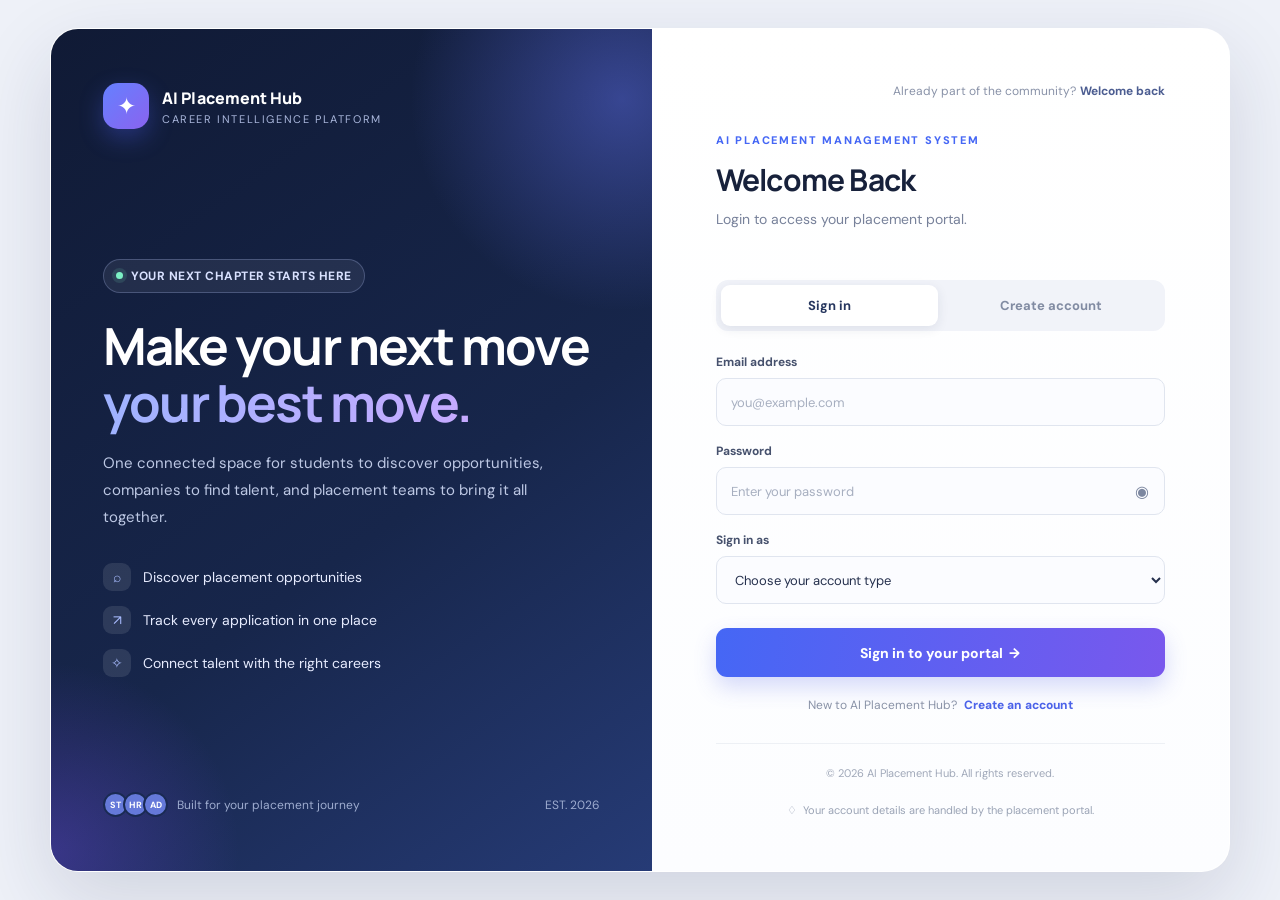
<file: index.html>
<!DOCTYPE html>
<html lang="en">
<head>
<meta charset="UTF-8">
<meta name="viewport" content="width=device-width, initial-scale=1.0">
<title>AI Placement Hub | Welcome</title>
<style>
@import url('https://fonts.googleapis.com/css2?family=DM+Sans:wght@400;500;600;700&family=Manrope:wght@400;500;600;700;800&display=swap');
:root{--navy:#101a35;--navy2:#17264b;--blue:#4567f5;--purple:#7958ed;--ink:#17213b;--muted:#77819a;--line:#e7eaf2;--surface:#f6f8fc}
*{box-sizing:border-box}
body{margin:0;min-height:100vh;padding:28px;background:#eef1f8;color:var(--ink);font-family:'DM Sans',Arial,sans-serif;display:grid;place-items:center}
button,input,select{font:inherit}
.page-shell{width:min(1180px,100%);min-height:700px;display:grid;grid-template-columns:1.02fr .98fr;background:#fff;border:1px solid rgba(255,255,255,.8);border-radius:28px;overflow:hidden;box-shadow:0 28px 80px rgba(25,38,75,.14)}
.hero{position:relative;overflow:hidden;padding:54px 52px;background:linear-gradient(145deg,#101a35 0%,#17264b 58%,#263b76 100%);color:white;display:flex;flex-direction:column;justify-content:space-between}
.hero:before,.hero:after{content:"";position:absolute;border-radius:50%;pointer-events:none}
.hero:before{width:440px;height:440px;right:-190px;top:-150px;background:radial-gradient(circle,rgba(104,120,255,.42),rgba(104,120,255,0) 68%)}
.hero:after{width:380px;height:380px;left:-190px;bottom:-170px;background:radial-gradient(circle,rgba(117,77,237,.34),rgba(117,77,237,0) 70%)}
.hero>*{position:relative;z-index:1}
.brand{display:flex;align-items:center;gap:13px}
.brand-mark{width:46px;height:46px;border-radius:15px;display:grid;place-items:center;background:linear-gradient(135deg,#6580ff,#8a63ef);font-size:23px;box-shadow:0 9px 24px rgba(80,100,255,.32)}
.brand-name{font-family:Manrope,sans-serif;font-size:16px;font-weight:800;letter-spacing:.1px}
.brand-sub{font-size:11px;color:#aab7dc;margin-top:3px;letter-spacing:1.6px;text-transform:uppercase}
.hero-copy{max-width:490px;margin:64px 0 50px}
.eyebrow{display:inline-flex;align-items:center;gap:8px;padding:8px 12px;border:1px solid rgba(185,198,255,.25);border-radius:999px;background:rgba(255,255,255,.07);color:#d9e1ff;font-size:12px;font-weight:700;letter-spacing:.5px}
.eyebrow-dot{width:7px;height:7px;border-radius:50%;background:#7cf0c4;box-shadow:0 0 0 4px rgba(124,240,196,.12)}
.hero h1{font-family:Manrope,sans-serif;font-size:clamp(36px,4vw,53px);line-height:1.12;letter-spacing:-1.8px;margin:24px 0 18px}
.hero h1 span{background:linear-gradient(90deg,#9fb3ff,#c6aaff);-webkit-background-clip:text;background-clip:text;color:transparent}
.hero-copy>p{max-width:440px;color:#bdc8e4;line-height:1.8;font-size:15px;margin:0}
.feature-list{display:grid;gap:15px;margin-top:32px}
.feature{display:flex;align-items:center;gap:12px;color:#e7ecff;font-size:14px}
.feature-icon{width:28px;height:28px;display:grid;place-items:center;border-radius:9px;background:rgba(255,255,255,.1);color:#a9bcff;font-size:14px}
.hero-footer{display:flex;align-items:center;justify-content:space-between;gap:15px;color:#9eaccf;font-size:12px}
.trust{display:flex;align-items:center;gap:9px}
.avatar-stack{display:flex;padding-left:5px}
.avatar-stack span{width:25px;height:25px;margin-left:-5px;border:2px solid #1a2a53;border-radius:50%;display:grid;place-items:center;background:#6579d9;color:white;font-size:9px;font-weight:700}
.auth-side{padding:54px clamp(28px,5vw,66px);display:flex;flex-direction:column;justify-content:center;background:linear-gradient(180deg,#fff 0%,#fcfdff 100%)}
.auth-top{display:flex;justify-content:flex-end;margin-bottom:34px;color:#8992a8;font-size:12px}
.auth-top strong{color:#4c5d91;margin-left:4px}
.form-header{margin-bottom:25px}
.form-kicker{color:var(--blue);font-size:11px;font-weight:800;letter-spacing:1.8px;text-transform:uppercase;margin-bottom:12px}
.form-header h2{font-family:Manrope,sans-serif;font-size:30px;letter-spacing:-.8px;margin:0 0 8px;color:var(--ink)}
.form-header p{color:var(--muted);font-size:14px;line-height:1.6;margin:0}
.tabs{display:grid;grid-template-columns:1fr 1fr;gap:5px;padding:5px;background:#f1f3f9;border-radius:12px;margin:25px 0 23px}
.tab-button{border:0;border-radius:9px;padding:12px;background:transparent;color:#818ba2;font-weight:700;font-size:13px;cursor:pointer;transition:.2s}
.tab-button.active{background:white;color:#26365e;box-shadow:0 3px 12px rgba(28,42,80,.09)}
.form{display:none}
.form.active{display:block;animation:fadeUp .25s ease}
@keyframes fadeUp{from{opacity:0;transform:translateY(6px)}to{opacity:1;transform:translateY(0)}}
.input-group{margin-bottom:17px}
.input-group label{display:block;font-size:12px;font-weight:700;color:#46516d;margin-bottom:8px}
.input-group input,.input-group select{width:100%;height:48px;padding:0 14px;border:1px solid #e0e5ef;border-radius:10px;background:#fbfcff;color:#25304d;outline:none;font-size:13px;transition:.2s}
.input-group input::placeholder{color:#a7afc0}
.input-group input:focus,.input-group select:focus{border-color:#8295ff;background:#fff;box-shadow:0 0 0 4px rgba(69,103,245,.09)}
.password-wrapper{position:relative}
.password-wrapper input{padding-right:48px}
.toggle-password{position:absolute;right:9px;top:50%;transform:translateY(-50%);border:0;background:transparent;color:#7c87a0;cursor:pointer;padding:7px;border-radius:7px}
.toggle-password:hover{background:#edf1ff}
.submit-button{width:100%;height:49px;margin-top:7px;border:0;border-radius:11px;background:linear-gradient(100deg,#4567f5,#7958ed);color:#fff;font-weight:800;font-size:14px;cursor:pointer;box-shadow:0 10px 22px rgba(79,94,231,.23);transition:transform .2s,box-shadow .2s}
.submit-button:hover{transform:translateY(-1px);box-shadow:0 13px 26px rgba(79,94,231,.3)}
.submit-button:disabled{opacity:.65;cursor:wait;transform:none}
.switch-text{text-align:center;color:#8992a7;font-size:12px;margin:20px 0 0}
.switch-text button{border:0;background:transparent;color:#4c63e9;font-weight:800;cursor:pointer;padding:0 0 0 4px}
.message{display:none;padding:11px 13px;border-radius:9px;font-size:12px;line-height:1.5;margin:0 0 15px}
.message.error{display:block;background:#fff0f0;color:#b42335;border:1px solid #ffd9dc}
.message.success{display:block;background:#edfbf4;color:#14794a;border:1px solid #c9f0dc}
.footer-text{border-top:1px solid #edf0f5;padding-top:22px;margin-top:30px;color:#a0a8b9;font-size:11px;text-align:center}
.security-note{display:flex;justify-content:center;gap:7px;align-items:center;color:#9aa3b5;font-size:11px;margin-top:12px}
@media(max-width:850px){body{padding:14px}.page-shell{grid-template-columns:1fr;max-width:600px}.hero{padding:30px 32px 26px;min-height:390px}.hero-copy{margin:45px 0 38px}.hero h1{font-size:39px}.auth-side{padding:38px 32px}.auth-top{margin-bottom:20px}}
@media(max-width:480px){body{padding:0;background:#fff}.page-shell{border:0;border-radius:0;min-height:100vh;box-shadow:none}.hero{padding:25px 23px;min-height:350px}.hero-copy{margin:35px 0}.hero h1{font-size:34px}.feature-list{gap:11px;margin-top:22px}.hero-footer{font-size:10px}.auth-side{padding:30px 23px}.form-header h2{font-size:27px}}
</style>
</head>
<body>
<div class="page-shell">
  <section class="hero">
    <div class="brand">
      <div class="brand-mark">✦</div>
      <div><div class="brand-name">AI Placement Hub</div><div class="brand-sub">Career intelligence platform</div></div>
    </div>
    <div class="hero-copy">
      <div class="eyebrow"><span class="eyebrow-dot"></span> YOUR NEXT CHAPTER STARTS HERE</div>
      <h1>Make your next move<br><span>your best move.</span></h1>
      <p>One connected space for students to discover opportunities, companies to find talent, and placement teams to bring it all together.</p>
      <div class="feature-list">
        <div class="feature"><span class="feature-icon">⌕</span> Discover placement opportunities</div>
        <div class="feature"><span class="feature-icon">↗</span> Track every application in one place</div>
        <div class="feature"><span class="feature-icon">✧</span> Connect talent with the right careers</div>
      </div>
    </div>
    <div class="hero-footer">
      <div class="trust"><div class="avatar-stack"><span>ST</span><span>HR</span><span>AD</span></div><span>Built for your placement journey</span></div>
      <span>EST. 2026</span>
    </div>
  </section>

  <section class="auth-side">
    <div class="auth-top">Already part of the community? <strong>Welcome back</strong></div>
    <div class="form-header">
      <div class="form-kicker">AI PLACEMENT MANAGEMENT SYSTEM</div>
      <h2 id="formTitle">Welcome Back</h2>
      <p id="formSubtitle">Login to access your placement portal.</p>
    </div>
    <div id="messageBox" class="message" role="status" aria-live="polite"></div>
    <div class="tabs">
      <button type="button" id="loginTab" class="tab-button active" onclick="showLoginForm()">Sign in</button>
      <button type="button" id="registerTab" class="tab-button" onclick="showRegisterForm()">Create account</button>
    </div>

    <form id="loginForm" class="form active">
      <div class="input-group">
        <label for="loginEmail">Email address</label>
        <input type="email" id="loginEmail" placeholder="you@example.com" autocomplete="username" required>
      </div>
      <div class="input-group">
        <label for="loginPassword">Password</label>
        <div class="password-wrapper">
          <input type="password" id="loginPassword" placeholder="Enter your password" autocomplete="current-password" required>
          <button type="button" class="toggle-password" aria-label="Show password" onclick="togglePassword('loginPassword', this)">◉</button>
        </div>
      </div>
      <div class="input-group">
        <label for="loginRole">Sign in as</label>
        <select id="loginRole" required>
          <option value="">Choose your account type</option>
          <option value="Student">Student</option>
          <option value="Company">Company / Recruiter</option>
          <option value="Admin">Administrator</option>
        </select>
      </div>
      <button type="submit" class="submit-button" id="loginButton">Sign in to your portal&nbsp; →</button>
      <p class="switch-text">New to AI Placement Hub? <button type="button" onclick="showRegisterForm()">Create an account</button></p>
    </form>

    <form id="registerForm" class="form">
      <div class="input-group">
        <label for="registerName">Full name / Company name</label>
        <input type="text" id="registerName" placeholder="Enter your name" autocomplete="name" required>
      </div>
      <div class="input-group">
        <label for="registerEmail">Email address</label>
        <input type="email" id="registerEmail" placeholder="you@example.com" autocomplete="email" required>
      </div>
      <div class="input-group">
        <label for="registerPassword">Create password</label>
        <div class="password-wrapper">
          <input type="password" id="registerPassword" placeholder="At least 6 characters" minlength="6" autocomplete="new-password" required>
          <button type="button" class="toggle-password" aria-label="Show password" onclick="togglePassword('registerPassword', this)">◉</button>
        </div>
      </div>
      <div class="input-group">
        <label for="registerRole">Create account as</label>
        <select id="registerRole" required>
          <option value="">Choose your account type</option>
          <option value="Student">Student</option>
          <option value="Company">Company / Recruiter</option>
        </select>
      </div>
      <button type="submit" class="submit-button" id="registerButton">Create your account&nbsp; →</button>
      <p class="switch-text">Already have an account? <button type="button" onclick="showLoginForm()">Sign in</button></p>
    </form>
    <p class="footer-text">© 2026 AI Placement Hub. All rights reserved.</p>
    <div class="security-note">♢ &nbsp;Your account details are handled by the placement portal.</div>
  </section>
</div>
    <script>

        /* =====================================================
           BACKEND URL
        ===================================================== */

        const API_URL = "http://127.0.0.1:5000";


        /* =====================================================
           ELEMENTS
        ===================================================== */

        const loginForm =
            document.getElementById("loginForm");

        const registerForm =
            document.getElementById("registerForm");

        const loginTab =
            document.getElementById("loginTab");

        const registerTab =
            document.getElementById("registerTab");

        const formTitle =
            document.getElementById("formTitle");

        const formSubtitle =
            document.getElementById("formSubtitle");

        const messageBox =
            document.getElementById("messageBox");


        /* =====================================================
           SHOW LOGIN FORM
        ===================================================== */

        function showLoginForm() {

            loginForm.classList.add("active");

            registerForm.classList.remove("active");

            loginTab.classList.add("active");

            registerTab.classList.remove("active");

            formTitle.textContent =
                "Welcome Back";

            formSubtitle.textContent =
                "Login to access your placement portal";

            clearMessage();
        }


        /* =====================================================
           SHOW REGISTER FORM
        ===================================================== */

        function showRegisterForm() {

            registerForm.classList.add("active");

            loginForm.classList.remove("active");

            registerTab.classList.add("active");

            loginTab.classList.remove("active");

            formTitle.textContent =
                "Create Account";

            formSubtitle.textContent =
                "Register to join the placement platform";

            clearMessage();
        }


        /* =====================================================
           SHOW MESSAGE
        ===================================================== */

        function showMessage(message, type) {

            messageBox.textContent = message;

            messageBox.className =
                "message " + type;
        }


        /* =====================================================
           CLEAR MESSAGE
        ===================================================== */

        function clearMessage() {

            messageBox.textContent = "";

            messageBox.className = "message";
        }


        /* =====================================================
           TOGGLE PASSWORD
        ===================================================== */

        function togglePassword(inputId, button) {

            const input =
                document.getElementById(inputId);

            if (input.type === "password") {

                input.type = "text";

                button.textContent = "🙈";

            } else {

                input.type = "password";

                button.textContent = "👁";
            }
        }


        /* =====================================================
           LOGIN
        ===================================================== */

        loginForm.addEventListener(
            "submit",
            async function(event) {

                event.preventDefault();

                const email =
                    document
                    .getElementById("loginEmail")
                    .value
                    .trim();

                const password =
                    document
                    .getElementById("loginPassword")
                    .value;

                const role =
                    document
                    .getElementById("loginRole")
                    .value;

                const loginButton =
                    document.getElementById("loginButton");


                /* Check fields */

                if (!email || !password || !role) {

                    showMessage(
                        "Please fill in all login fields.",
                        "error"
                    );

                    return;
                }


                /* Disable button */

                loginButton.disabled = true;

                loginButton.textContent =
                    "Logging in...";

                clearMessage();


                try {

                    /* =========================================
                       SEND LOGIN REQUEST TO FLASK
                    ========================================= */

                    const response =
                        await fetch(
                            `${API_URL}/login`,
                            {
                                method: "POST",

                                headers: {
                                    "Content-Type":
                                        "application/json"
                                },

                                body: JSON.stringify({
                                    email: email,
                                    password: password,
                                    role: role
                                })
                            }
                        );


                    /* =========================================
                       READ BACKEND RESPONSE
                    ========================================= */

                    const data =
                        await response.json();


                    /* =========================================
                       LOGIN FAILED
                    ========================================= */

                    if (!response.ok) {

                        showMessage(
                            data.message ||
                            "Invalid email, password, or role.",
                            "error"
                        );

                        loginButton.disabled = false;

                        loginButton.textContent =
                            "Login to Portal";

                        return;
                    }


                    /* =========================================
                       IMPORTANT FIX
                       
                       Your Flask backend may return:
                       
                       OPTION 1:
                       {
                           id: 1,
                           name: "...",
                           email: "...",
                           role: "student"
                       }
                       
                       OR
                       
                       OPTION 2:
                       {
                           user: {
                               id: 1,
                               ...
                           }
                       }

                       This handles BOTH.
                    ========================================= */

                    const user =
                        data.user || data;


                    /* =========================================
                       MAKE SURE USER DATA EXISTS
                    ========================================= */

                    if (!user || !user.id) {

                        console.error(
                            "Invalid login response:",
                            data
                        );

                        throw new Error(
                            "Login succeeded, but user information was not returned."
                        );
                    }


                    /* =========================================
                       NORMALIZE ROLE
                    ========================================= */

                    if (user.role) {

                        user.role =
                            String(user.role)
                            .toLowerCase();
                    }


                    /* =========================================
                       SAVE USER IN LOCAL STORAGE
                       
                       dashboard.html reads this.
                    ========================================= */

                    localStorage.setItem(
                        "currentUser",
                        JSON.stringify(user)
                    );


                    /* =========================================
                       ALSO SAVE USER ID
                    ========================================= */

                    localStorage.setItem(
                        "userId",
                        String(user.id)
                    );


                    /* =========================================
                       VERIFY STORAGE
                    ========================================= */

                    const savedUser =
                        localStorage.getItem(
                            "currentUser"
                        );

                    console.log(
                        "Logged-in user saved:",
                        savedUser
                    );


                    /* =========================================
                       SUCCESS MESSAGE
                    ========================================= */

                    showMessage(
                        "Login successful! Opening your portal...",
                        "success"
                    );


                    /* =========================================
                       REDIRECT
                    ========================================= */

                    setTimeout(
                        function() {

                            if (
                                user.role === "student" ||
                                role === "Student"
                            ) {

                                window.location.href =
                                    "dashboard.html";

                            }

                            else if (
                                user.role === "company" ||
                                role === "Company"
                            ) {

                                window.location.href =
                                    "company.html";

                            }

                            else if (
                                user.role === "admin" ||
                                role === "Admin"
                            ) {

                                window.location.href =
                                    "admin.html";

                            }

                            else {

                                window.location.href =
                                    "dashboard.html";
                            }

                        },
                        700
                    );


                } catch (error) {

                    console.error(
                        "Login error:",
                        error
                    );


                    /* If backend returned a successful
                       response but user was missing */

                    if (
                        error.message.includes(
                            "user information"
                        )
                    ) {

                        showMessage(
                            error.message,
                            "error"
                        );

                    }

                    else {

                        showMessage(
                            "Cannot connect to the backend. Please make sure Flask is running.",
                            "error"
                        );
                    }


                    loginButton.disabled = false;

                    loginButton.textContent =
                        "Login to Portal";
                }

            }
        );


        /* =====================================================
           REGISTRATION
        ===================================================== */

        registerForm.addEventListener(
            "submit",
            async function(event) {

                event.preventDefault();


                const name =
                    document
                    .getElementById("registerName")
                    .value
                    .trim();

                const email =
                    document
                    .getElementById("registerEmail")
                    .value
                    .trim();

                const password =
                    document
                    .getElementById("registerPassword")
                    .value;

                const role =
                    document
                    .getElementById("registerRole")
                    .value;

                const registerButton =
                    document.getElementById(
                        "registerButton"
                    );


                /* Check fields */

                if (
                    !name ||
                    !email ||
                    !password ||
                    !role
                ) {

                    showMessage(
                        "Please fill in all registration fields.",
                        "error"
                    );

                    return;
                }


                /* Password validation */

                if (password.length < 6) {

                    showMessage(
                        "Password must contain at least 6 characters.",
                        "error"
                    );

                    return;
                }


                registerButton.disabled = true;

                registerButton.textContent =
                    "Creating account...";

                clearMessage();


                try {

                    /* =========================================
                       SEND REGISTRATION REQUEST
                    ========================================= */

                    const response =
                        await fetch(
                            `${API_URL}/register`,
                            {
                                method: "POST",

                                headers: {
                                    "Content-Type":
                                        "application/json"
                                },

                                body: JSON.stringify({
                                    name: name,
                                    email: email,
                                    password: password,
                                    role: role
                                })
                            }
                        );


                    const data =
                        await response.json();


                    /* =========================================
                       REGISTRATION FAILED
                    ========================================= */

                    if (!response.ok) {

                        showMessage(
                            data.message ||
                            "Registration failed.",
                            "error"
                        );

                        registerButton.disabled = false;

                        registerButton.textContent =
                            "Create Account";

                        return;
                    }


                    /* =========================================
                       REGISTRATION SUCCESS
                    ========================================= */

                    showMessage(
                        "Account created successfully! Please login.",
                        "success"
                    );


                    registerForm.reset();


                    /* Switch to login */

                    setTimeout(
                        function() {

                            showLoginForm();

                            document
                                .getElementById(
                                    "loginEmail"
                                )
                                .value = email;

                        },
                        1000
                    );


                } catch (error) {

                    console.error(
                        "Registration error:",
                        error
                    );

                    showMessage(
                        "Cannot connect to the backend. Please make sure Flask is running.",
                        "error"
                    );

                } finally {

                    registerButton.disabled = false;

                    registerButton.textContent =
                        "Create Account";
                }

            }
        );


        /* =====================================================
           PAGE LOAD
        ===================================================== */

        window.addEventListener(
            "load",
            function() {

                /*
                   We intentionally DO NOT redirect
                   automatically from this page.

                   User can always open the login page.
                */

                console.log(
                    "AI Placement Management System login page loaded."
                );
            }
        );

    </script>
</body>
</html>
</file>
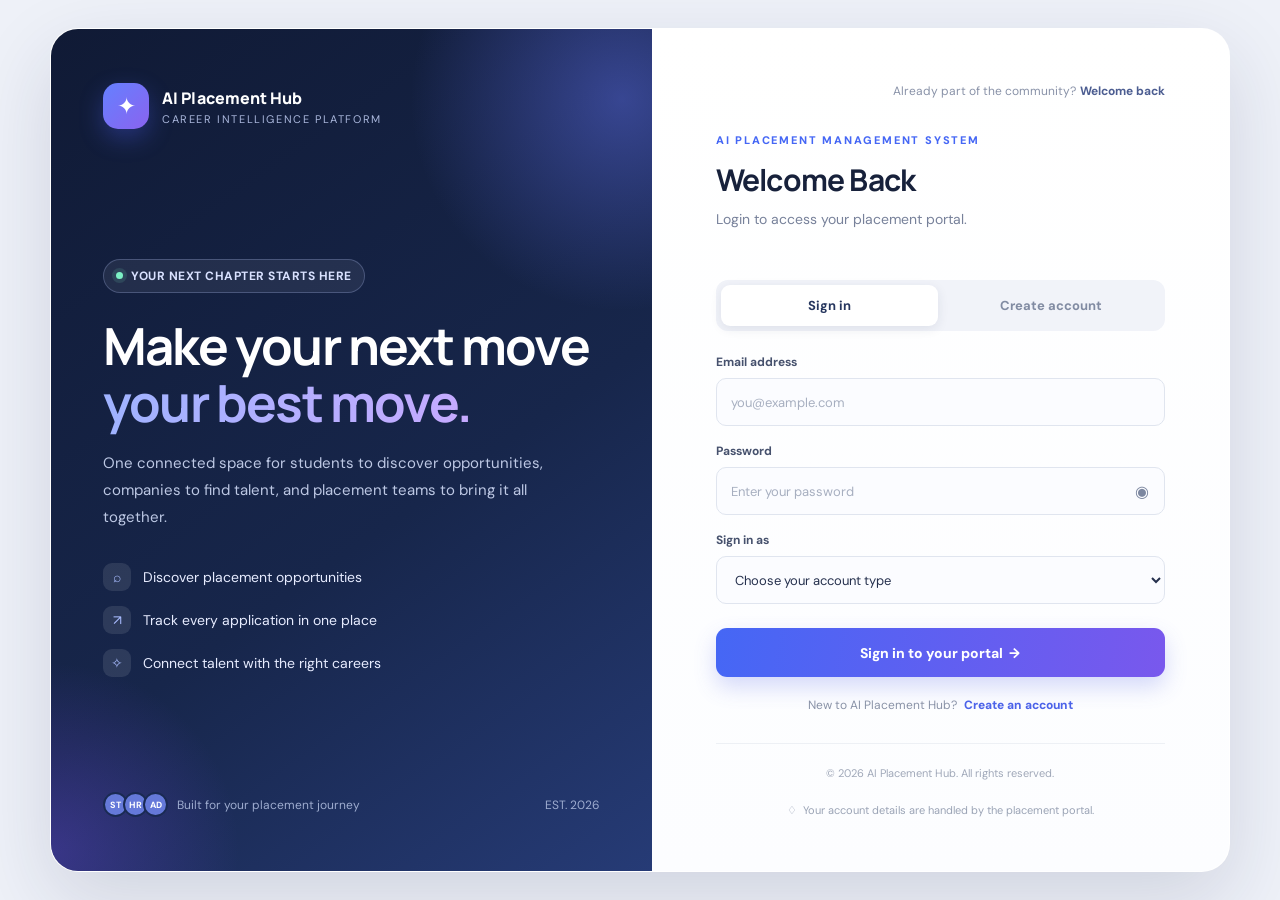
<file: applications.html>
<!DOCTYPE html>
<html lang="en">
<head>
    <meta charset="UTF-8">
    <meta name="viewport" content="width=device-width, initial-scale=1.0">
    <title>My Applications - AI Placement Management System</title>

    <style>
        * {
            box-sizing: border-box;
            margin: 0;
            padding: 0;
            font-family: Arial, sans-serif;
        }

        body {
            background: #f4f7fb;
            color: #222;
        }

        .navbar {
            background: #172554;
            color: white;
            padding: 18px 40px;
            display: flex;
            justify-content: space-between;
            align-items: center;
        }

        .navbar h2 {
            font-size: 22px;
        }

        .navbar a {
            color: white;
            text-decoration: none;
            margin-left: 25px;
            font-size: 15px;
        }

        .navbar a:hover {
            text-decoration: underline;
        }

        .container {
            width: 90%;
            max-width: 1100px;
            margin: 35px auto;
        }

        .heading {
            margin-bottom: 25px;
        }

        .heading h1 {
            font-size: 30px;
            color: #172554;
            margin-bottom: 8px;
        }

        .heading p {
            color: #666;
        }

        .application-card {
            background: white;
            border-radius: 12px;
            padding: 25px;
            margin-bottom: 20px;
            box-shadow: 0 4px 15px rgba(0,0,0,0.08);
        }

        .company {
            font-size: 24px;
            font-weight: bold;
            color: #172554;
            margin-bottom: 8px;
        }

        .role {
            font-size: 19px;
            font-weight: bold;
            margin-bottom: 18px;
        }

        .details {
            display: grid;
            grid-template-columns: repeat(auto-fit, minmax(200px, 1fr));
            gap: 12px;
            margin-bottom: 20px;
        }

        .detail {
            background: #f8fafc;
            padding: 12px;
            border-radius: 8px;
        }

        .detail strong {
            display: block;
            color: #555;
            font-size: 13px;
            margin-bottom: 5px;
        }

        .detail span {
            font-size: 15px;
        }

        .status {
            display: inline-block;
            padding: 8px 18px;
            border-radius: 20px;
            background: #fff7ed;
            color: #c2410c;
            font-weight: bold;
            margin-top: 5px;
        }

        .empty {
            background: white;
            padding: 50px;
            text-align: center;
            border-radius: 12px;
            box-shadow: 0 4px 15px rgba(0,0,0,0.08);
        }

        .empty h2 {
            color: #172554;
            margin-bottom: 10px;
        }

        .back-btn {
            display: inline-block;
            margin-top: 20px;
            padding: 11px 20px;
            background: #172554;
            color: white;
            text-decoration: none;
            border-radius: 7px;
        }

        .loading {
            text-align: center;
            padding: 40px;
            color: #666;
        }

        .error {
            background: #fee2e2;
            color: #991b1b;
            padding: 15px;
            border-radius: 8px;
        }
    </style>
</head>

<body>

    <div class="navbar">
        <h2>AI Placement Management System</h2>

        <div>
            <a href="dashboard.html">Dashboard</a>
            <a href="jobs.html">Jobs</a>
            <a href="myapplications.html">My Applications</a>
        </div>
    </div>

    <div class="container">

        <div class="heading">
            <h1>My Applications</h1>
            <p>Track all the jobs you have applied for.</p>
        </div>

        <div id="applicationsContainer">
            <div class="loading">
                Loading your applications...
            </div>
        </div>

    </div>

    <script>

        // Get logged-in student
        const currentUser = JSON.parse(
            localStorage.getItem("currentUser")
        );

        // Check login
        if (!currentUser || !currentUser.id) {

            window.location.href = "index.html";

        }

        async function loadApplications() {

            const container =
                document.getElementById("applicationsContainer");

            try {

                const response = await fetch(
                    `/student/${currentUser.id}/applications`
                );

                const data = await response.json();

                if (!response.ok) {

                    throw new Error(
                        data.error || "Could not load applications"
                    );

                }

                // Different possible backend response formats
                const applications =
                    Array.isArray(data)
                        ? data
                        : (data.applications || []);

                if (applications.length === 0) {

                    container.innerHTML = `
                        <div class="empty">

                            <h2>No Applications Yet</h2>

                            <p>
                                You have not applied for any jobs yet.
                            </p>

                            <a href="jobs.html" class="back-btn">
                                Browse Jobs
                            </a>

                        </div>
                    `;

                    return;
                }

                container.innerHTML = "";

                applications.forEach(application => {

                    const company =
                        application.company ||
                        application.company_name ||
                        "Company";

                    const role =
                        application.job_role ||
                        application.role ||
                        "Job Position";

                    const location =
                        application.location ||
                        "Not specified";

                    const salary =
                        application.salary ||
                        "Not specified";

                    const status =
                        application.status ||
                        "Applied";

                    const appliedDate =
                        application.applied_date ||
                        application.created_at ||
                        application.date ||
                        "Recently";

                    const card = document.createElement("div");

                    card.className = "application-card";

                    card.innerHTML = `

                        <div class="company">
                            ${company}
                        </div>

                        <div class="role">
                            ${role}
                        </div>

                        <div class="details">

                            <div class="detail">
                                <strong>Location</strong>
                                <span>${location}</span>
                            </div>

                            <div class="detail">
                                <strong>Salary</strong>
                                <span>${salary}</span>
                            </div>

                            <div class="detail">
                                <strong>Applied</strong>
                                <span>${appliedDate}</span>
                            </div>

                        </div>

                        <strong>Status:</strong>

                        <div class="status">
                            ${status}
                        </div>

                    `;

                    container.appendChild(card);

                });

            } catch (error) {

                console.error(error);

                container.innerHTML = `

                    <div class="error">

                        Could not load applications.

                        <br><br>

                        ${error.message}

                    </div>

                `;

            }

        }

        loadApplications();

    </script>

</body>
</html>
</file>
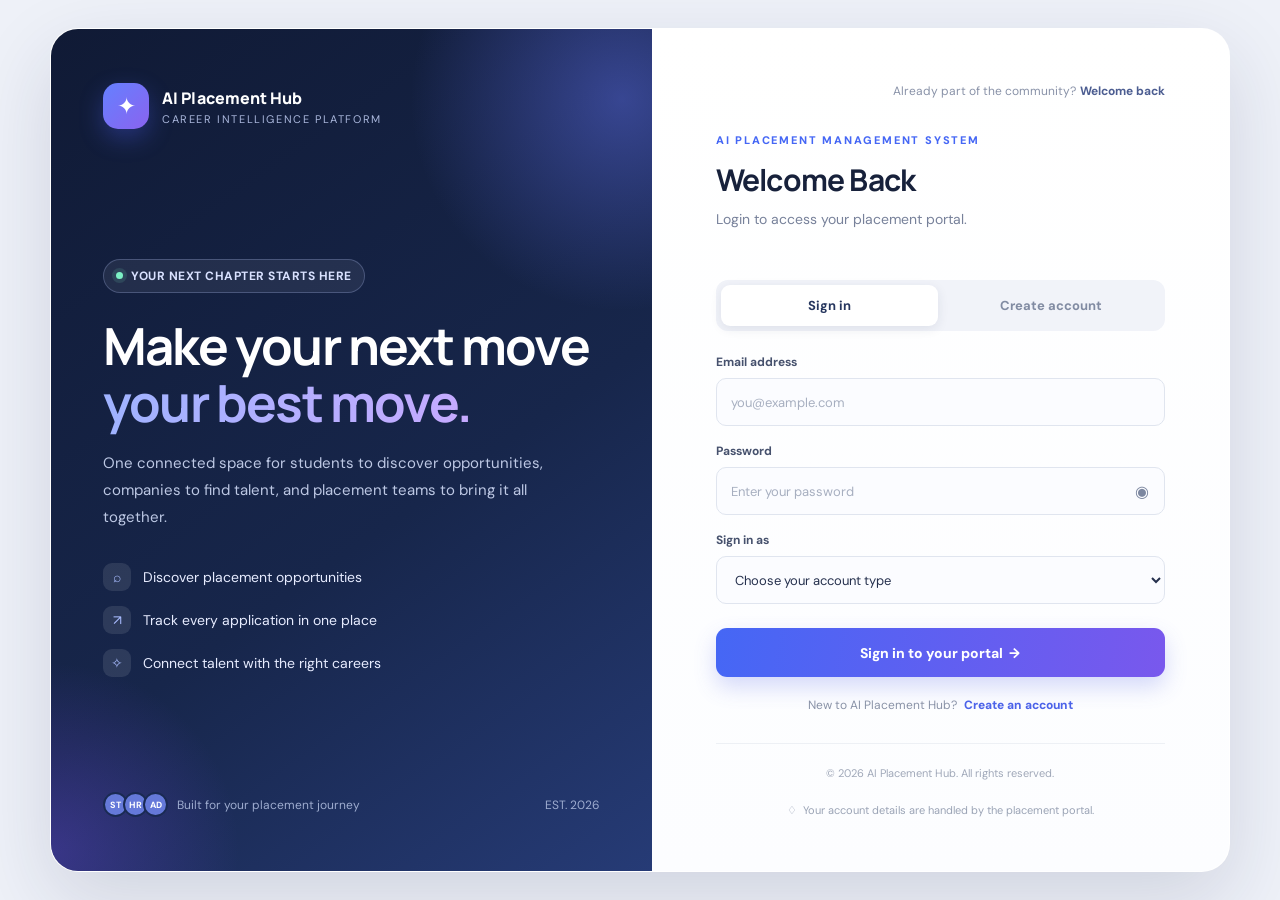
<file: company.html>
<!DOCTYPE html>
<html lang="en">
<head>
<meta charset="UTF-8">
<meta name="viewport" content="width=device-width, initial-scale=1.0">
<title>AI Placement Management System - Company Recruiter Portal</title>
<style>
*{box-sizing:border-box}
body{margin:0;font-family:Arial,sans-serif;background:#f3f6fb;color:#1f2937}
header{background:#172554;color:white;padding:22px 5%;display:flex;justify-content:space-between;align-items:center;gap:12px;flex-wrap:wrap}
header h1{font-size:22px;margin:0}
button{border:0;border-radius:8px;padding:10px 15px;cursor:pointer;background:#2563eb;color:white;font-weight:600}
button:disabled{background:#9ca3af;cursor:not-allowed}
button.secondary{background:#475569}
button.success{background:#16a34a}
button.purple{background:#7c3aed}
button.orange{background:#ea580c}
main{max-width:1150px;margin:25px auto;padding:0 18px}
.panel{background:white;border-radius:12px;padding:18px;box-shadow:0 2px 9px #0f172a0d;margin-bottom:20px}
h2{margin-top:0;font-size:21px}
h3{margin:0 0 12px}
label{display:block;font-weight:600;margin:12px 0 5px}
input,select,textarea{width:100%;padding:10px;border:1px solid #cbd5e1;border-radius:7px;font:inherit;background:white}
textarea{min-height:60px}
.form-grid{display:grid;grid-template-columns:repeat(auto-fit,minmax(220px,1fr));gap:12px}
.actions{display:flex;gap:8px;flex-wrap:wrap;margin-top:14px}
.card-grid{display:grid;grid-template-columns:repeat(auto-fit,minmax(280px,1fr));gap:14px}
.job-card,.applicant-card{background:#f8fafc;border:1px solid #cbd5e1;border-radius:8px;padding:15px;position:relative}
.job-card p,.applicant-card p{margin:6px 0;overflow-wrap:anywhere;font-size:14px}
.status{display:inline-block;padding:4px 8px;border-radius:12px;background:#dbeafe;color:#1e40af;font-size:12px;font-weight:bold}
.note{color:#64748b;font-size:14px}
.success{color:#047857}
.error{color:#b91c1c}

.modal-overlay{display:none;position:fixed;top:0;left:0;width:100%;height:100%;background:rgba(15,23,42,0.7);z-index:1000;justify-content:center;align-items:center;padding:20px}
.modal-content{background:white;border-radius:14px;max-width:900px;width:100%;max-height:90vh;overflow-y:auto;padding:24px;box-shadow:0 20px 25px -5px rgba(0,0,0,0.3)}
.compare-table{width:100%;border-collapse:collapse;margin-top:15px}
.compare-table th,.compare-table td{border:1px solid #e2e8f0;padding:12px;text-align:left;font-size:14px}
.compare-table th{background:#f1f5f9;color:#0f172a}
.compare-table tr:nth-child(even){background:#f8fafc}
.badge-rank{background:#16a34a;color:white;padding:3px 8px;border-radius:12px;font-weight:bold;font-size:11px}
</style>
</head>
<body>
<header>
  <h1>AI Placement Management System - Recruiter Portal</h1>
  <div>
    <span id="welcome">Company Dashboard</span>
    <button class="secondary" onclick="logout()">Log Out</button>
  </div>
</header>

<main>
  <section class="panel">
    <h2>Post a New Job Opening</h2>
    <p class="note">Published jobs will instantly appear on student dashboards for AI skill matching.</p>
    <form id="jobForm">
      <div class="form-grid">
        <div><label for="title">Job Role / Title</label><input id="title" placeholder="e.g. Software Engineer" required></div>
        <div><label for="company">Company Name</label><input id="company" placeholder="e.g. Google" required></div>
        <div><label for="location">Location</label><input id="location" placeholder="e.g. Bangalore / Remote"></div>
        <div><label for="salary">Salary / CTC</label><input id="salary" placeholder="e.g. 12 LPA"></div>
        <div><label for="min_cgpa">Minimum CGPA</label><input id="min_cgpa" type="number" min="0" max="10" step="0.1" value="6.0"></div>
        <div><label for="max_backlogs">Maximum Backlogs</label><input id="max_backlogs" type="number" min="0" step="1" value="0"></div>
        <div><label for="allowed_branches">Allowed Branches</label><input id="allowed_branches" value="All"></div>
      </div>
      <label for="eligibility">Eligibility Notes</label>
      <textarea id="eligibility" placeholder="Minimum CGPA 6.0, No active backlogs, CSE/IT preferred."></textarea>
      <div class="actions"><button type="submit">Post Job Now</button></div>
      <p id="jobMessage" role="status"></p>
    </form>
  </section>

  <section class="panel">
    <h2>Active Job Listings, AI Auto-Shortlisting & Broadcasts</h2>
    <p class="note">Run AI shortlisting or broadcast urgent announcements to applicants.</p>
    <div id="jobsContainer" class="card-grid">Loading jobs...</div>
  </section>

  <section class="panel">
    <div style="display:flex; justify-content:space-between; align-items:center; flex-wrap:wrap; gap:10px;">
      <div>
        <h2 style="margin:0;">Candidate Applications & Head-to-Head Matcher</h2>
        <p class="note" style="margin:5px 0 0 0;">Check 2 or more candidates below to run a side-by-side AI comparison.</p>
      </div>
      <button class="orange" onclick="runComparison()">⚖️ AI Compare Selected Candidates</button>
    </div>
    <div id="applicantsContainer" class="card-grid" style="margin-top:15px;">Loading applicants...</div>
  </section>
</main>

<div id="compareModal" class="modal-overlay">
  <div class="modal-content">
    <div style="display:flex; justify-content:space-between; align-items:center;">
      <h2 style="margin:0; color:#0f172a;" id="compareModalTitle">⚖️ Candidate Head-to-Head Comparison</h2>
      <button class="error" onclick="closeCompareModal()">✕ Close</button>
    </div>
    <div id="compareTableContainer">Generating comparative metrics...</div>
  </div>
</div>

<script>
const API_URL = "http://127.0.0.1:5000";
let currentUser = null;
let selectedCandidates = new Set();

function escapeHtml(value) {
  return String(value ?? "").replace(/[&<>"']/g, char => ({
    "&":"&amp;","<":"&lt;",">":"&gt;",'"':"&quot;","'":"&#39;"
  })[char]);
}

function getStoredUser() {
  const possibleKeys = ["currentUser", "user", "loggedInUser"];
  for (const key of possibleKeys) {
    const raw = localStorage.getItem(key);
    if (!raw) continue;
    try {
      const parsed = JSON.parse(raw);
      if (parsed && parsed.id) return parsed;
    } catch (_) {}
  }
  return null;
}

function logout() {
  localStorage.clear();
  window.location.href = "index.html";
}

async function api(url, options = {}) {
  const response = await fetch(API_URL + url, options);
  const data = await response.json().catch(() => ({}));
  if (!response.ok) throw new Error(data.message || "Request failed.");
  return data;
}

function setMessage(id, message, success = false) {
  const element = document.getElementById(id);
  element.textContent = message;
  element.className = success ? "success" : "error";
}

document.getElementById("jobForm").addEventListener("submit", async event => {
  event.preventDefault();
  try {
    const payload = {
      title: document.getElementById("title").value.trim(),
      company: document.getElementById("company").value.trim(),
      location: document.getElementById("location").value.trim(),
      salary: document.getElementById("salary").value.trim(),
      min_cgpa: document.getElementById("min_cgpa").value,
      max_backlogs: document.getElementById("max_backlogs").value,
      allowed_branches: document.getElementById("allowed_branches").value.trim(),
      eligibility: document.getElementById("eligibility").value.trim(),
      company_id: currentUser.id
    };

    const result = await api("/jobs", {
      method: "POST",
      headers: {"Content-Type":"application/json"},
      body: JSON.stringify(payload)
    });

    setMessage("jobMessage", result.message || "Job posted successfully!", true);
    document.getElementById("jobForm").reset();
    await loadCompanyJobs();
  } catch (error) {
    setMessage("jobMessage", error.message);
  }
});

async function loadCompanyJobs() {
  const container = document.getElementById("jobsContainer");
  try {
    const jobs = await api("/jobs");
    container.innerHTML = "";
    if (jobs.length === 0) {
      container.innerHTML = `<p class="note">No jobs posted yet.</p>`;
      return;
    }
    jobs.forEach(job => {
      const card = document.createElement("div");
      card.className = "job-card";
      card.innerHTML = `
        <h3 style="margin:0 0 6px 0; color:#1e293b;">${escapeHtml(job.job_role || job.title)}</h3>
        <p><strong>Company:</strong> ${escapeHtml(job.company)}</p>
        <p><strong>Location:</strong> ${escapeHtml(job.location || "Remote/TBD")}</p>
        <p><strong>Salary:</strong> ${escapeHtml(job.salary || "Competitive")}</p>
        <p><strong>Criteria:</strong> Min CGPA ${job.min_cgpa ?? job.minimum_cgpa ?? 6.0} | Max Backlogs ${job.max_backlogs ?? 0}</p>
        <div class="actions">
          <button class="purple" onclick="autoShortlist(${job.id})">🤖 AI Auto-Shortlist</button>
          <button style="background:#0284c7;" onclick="sendBroadcast(${job.id})">📢 Broadcast Alert</button>
        </div>
      `;
      container.appendChild(card);
    });
  } catch (err) {
    container.textContent = "Could not load jobs.";
  }
}

async function autoShortlist(jobId) {
  if (!confirm("Run AI Auto-Shortlist on all applicants for this job?")) return;
  try {
    const res = await api("/company/job/" + jobId + "/auto-shortlist", { method: "POST" });
    alert(res.message);
    await loadApplicants();
  } catch (err) {
    alert(err.message);
  }
}

async function sendBroadcast(jobId) {
  const msg = prompt("Enter announcement message to broadcast to all applicants of this job:");
  if (!msg || !msg.trim()) return;

  try {
    const res = await api("/company/job/" + jobId + "/broadcast", {
      method: "POST",
      headers: { "Content-Type": "application/json" },
      body: JSON.stringify({ message: msg.trim() })
    });
    alert(res.message);
  } catch (err) {
    alert(err.message);
  }
}

function toggleSelectCandidate(studentId) {
  if (selectedCandidates.has(studentId)) {
    selectedCandidates.delete(studentId);
  } else {
    selectedCandidates.add(studentId);
  }
}

async function loadApplicants() {
  const container = document.getElementById("applicantsContainer");
  try {
    const apps = await api("/all-applications");
    container.innerHTML = "";
    if (apps.length === 0) {
      container.innerHTML = `<p class="note">No candidate applications received yet.</p>`;
      return;
    }
    apps.forEach(app => {
      const card = document.createElement("div");
      card.className = "applicant-card";
      
      let statusColor = "#1e40af";
      let statusBg = "#dbeafe";
      const status = (app.status || "Applied").toLowerCase();
      if (status === "shortlisted") { statusColor = "#92400e"; statusBg = "#fef3c7"; }
      else if (status === "selected") { statusColor = "#166534"; statusBg = "#dcfce7"; }
      else if (status === "rejected") { statusColor = "#991b1b"; statusBg = "#fee2e2"; }

      const isChecked = selectedCandidates.has(app.student_id) ? "checked" : "";

      card.innerHTML = `
        <div style="position:absolute; top:12px; right:12px;">
          <input type="checkbox" style="width:18px; height:18px; cursor:pointer;" ${isChecked} onchange="toggleSelectCandidate(${app.student_id})">
        </div>
        <h3 style="margin:0 0 6px 0; color:#1e293b; padding-right:25px;">${escapeHtml(app.student_name)} (${escapeHtml(app.branch || "Branch")})</h3>
        <p><strong>Email:</strong> ${escapeHtml(app.student_email)}</p>
        <p><strong>Applied Role:</strong> ${escapeHtml(app.job_title)} at ${escapeHtml(app.company)}</p>
        <p><strong>CGPA:</strong> ${escapeHtml(app.cgpa)} | <strong>Backlogs:</strong> ${escapeHtml(app.backlogs)}</p>
        <p><strong>Status:</strong> <span class="status" style="background:${statusBg}; color:${statusColor};">${escapeHtml(app.status)}</span></p>
        
        <div class="actions" style="margin-top:10px;">
          <button class="secondary" onclick="updateStatus(${app.application_id}, 'Shortlisted')">Shortlist</button>
          <button class="success" onclick="updateStatus(${app.application_id}, 'Selected')">Select</button>
          <button style="background:#dc2626;" onclick="updateStatus(${app.application_id}, 'Rejected')">Reject</button>
          ${app.status === 'Selected' ? `<button class="purple" onclick="downloadOffer(${app.application_id})">📄 Offer Letter</button>` : ""}
          <button class="secondary" style="background:#0284c7;" onclick="submitScorecard(${app.application_id})">📋 Scorecard</button>
        </div>
      `;
      container.appendChild(card);
    });
  } catch (err) {
    container.textContent = "Could not load applicants.";
  }
}

async function updateStatus(appId, newStatus) {
  try {
    await api("/applications/" + appId + "/status", {
      method: "PUT",
      headers: {"Content-Type":"application/json"},
      body: JSON.stringify({status: newStatus})
    });
    alert("Application status updated to " + newStatus);
    await loadApplicants();
  } catch (err) {
    alert(err.message);
  }
}

function downloadOffer(appId) {
  window.open(API_URL + "/applications/" + appId + "/offer-letter", "_blank");
}

async function submitScorecard(appId) {
  const tech = prompt("Enter Technical Score (1–10):", "8");
  if (tech === null) return;
  const comm = prompt("Enter Communication Score (1–10):", "8");
  if (comm === null) return;
  const rec = prompt("Enter Hire Recommendation (Strong Hire / Hire / Hold / Reject):", "Hire");
  if (rec === null) return;
  const notes = prompt("Enter feedback notes:", "Good problem solving skills.");

  try {
    const res = await api("/applications/" + appId + "/scorecard", {
      method: "POST",
      headers: {"Content-Type":"application/json"},
      body: JSON.stringify({
        technical_score: Number(tech),
        communication_score: Number(comm),
        recommendation: rec,
        notes: notes
      })
    });
    alert(res.message);
  } catch (err) {
    alert(err.message);
  }
}

async function runComparison() {
  const ids = Array.from(selectedCandidates);
  if (ids.length < 2) {
    alert("Please check at least 2 candidates using the checkboxes on their cards to run a side-by-side comparison.");
    return;
  }

  document.getElementById("compareModal").style.display = "flex";
  const container = document.getElementById("compareTableContainer");
  container.innerHTML = "Calculating AI metrics & matrix...";

  try {
    const res = await api("/company/compare-candidates", {
      method: "POST",
      headers: {"Content-Type":"application/json"},
      body: JSON.stringify({ student_ids: ids })
    });

    document.getElementById("compareModalTitle").textContent = `⚖️ AI Candidate Matrix: ${res.job_title}`;

    let html = `
      <table class="compare-table">
        <thead>
          <tr>
            <th>Rank</th>
            <th>Candidate Name</th>
            <th>Branch</th>
            <th>CGPA</th>
            <th>Backlogs</th>
            <th>Verified Skills</th>
            <th>AI Match Score</th>
            <th>Overall Rating</th>
          </tr>
        </thead>
        <tbody>
    `;

    res.candidates.forEach((c, index) => {
      const rankBadge = index === 0 ? `<span class="badge-rank">👑 Top Choice</span>` : `#${index + 1}`;
      html += `
        <tr>
          <td>${rankBadge}</td>
          <td><strong>${escapeHtml(c.name)}</strong><br><span style="font-size:12px; color:#64748b;">${escapeHtml(c.email)}</span></td>
          <td>${escapeHtml(c.branch)}</td>
          <td><strong>${escapeHtml(c.cgpa)}</strong></td>
          <td>${c.backlogs === 0 ? '<span style="color:#16a34a; font-weight:bold;">0 (Clear)</span>' : `<span style="color:#dc2626;">${c.backlogs}</span>`}</td>
          <td style="font-size:12px;">${escapeHtml(c.skills)}</td>
          <td><strong style="color:#2563eb;">${c.ai_match_score}%</strong></td>
          <td><strong style="font-size:16px; color:#7c3aed;">${c.overall_rating} / 100</strong></td>
        </tr>
      `;
    });

    html += `</tbody></table>`;
    container.innerHTML = html;
  } catch (err) {
    container.textContent = "Error loading comparison matrix: " + err.message;
  }
}

function closeCompareModal() {
  document.getElementById("compareModal").style.display = "none";
}

(async function init() {
  currentUser = getStoredUser();
  if (!currentUser || !currentUser.id) {
    window.location.href = "index.html";
    return;
  }
  document.getElementById("welcome").textContent = "Welcome, " + (currentUser.name || "Recruiter");
  document.getElementById("company").value = currentUser.name || "";
  await Promise.all([loadCompanyJobs(), loadApplicants()]);
})();
</script>
</body>
</html>
</file>
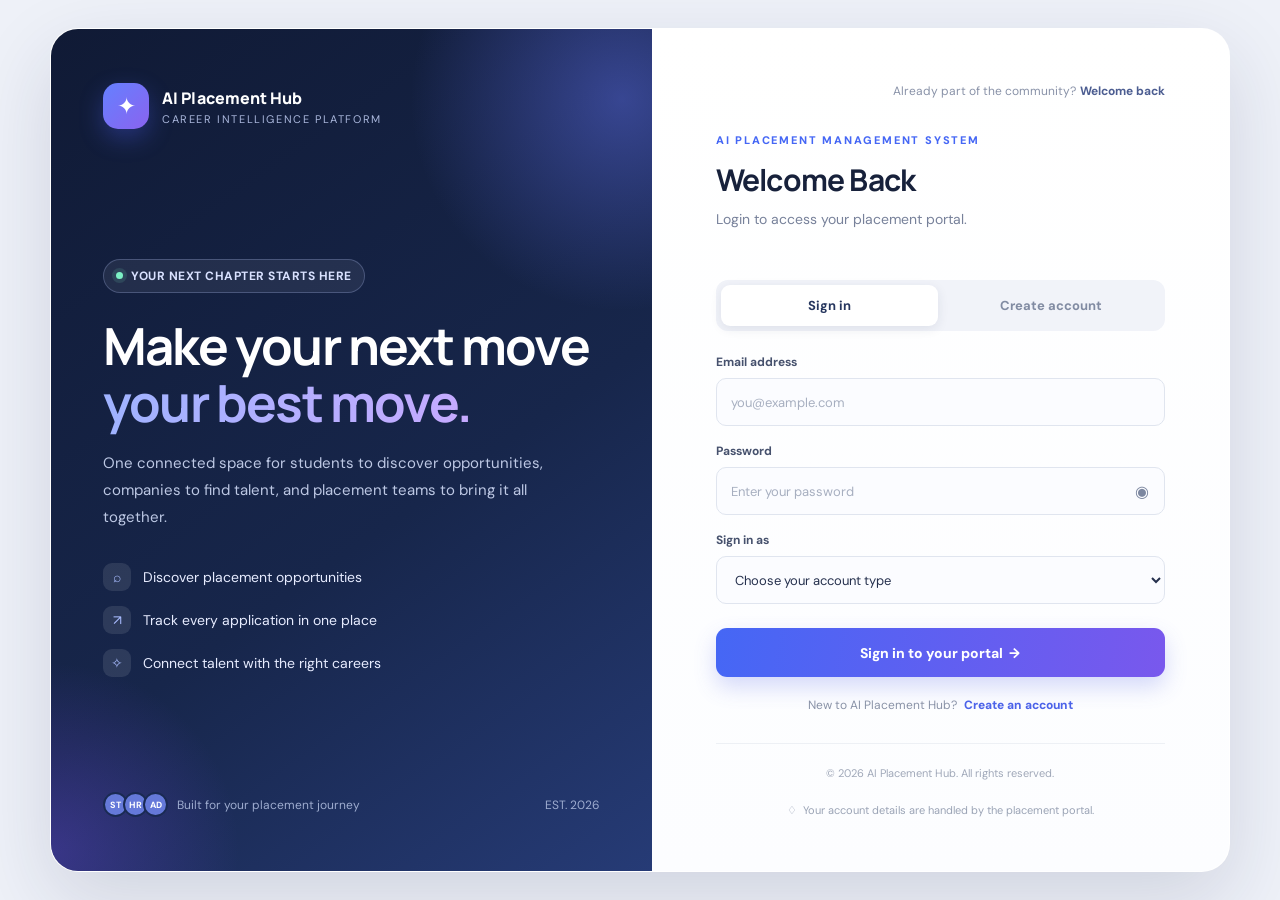
<file: dashboard.html>
<!DOCTYPE html>
<html lang="en">
<head>
<meta charset="UTF-8">
<meta name="viewport" content="width=device-width, initial-scale=1.0">
<title>AI Placement Management System - Student Dashboard</title>
<style>
*{box-sizing:border-box}
body{margin:0;font-family:Arial,sans-serif;background:#f3f6fb;color:#1f2937}
header{background:#172554;color:white;padding:22px 5%;display:flex;justify-content:space-between;align-items:center;gap:12px;flex-wrap:wrap}
header h1{font-size:22px;margin:0}
button{border:0;border-radius:8px;padding:10px 15px;cursor:pointer;background:#2563eb;color:white;font-weight:600}
button:disabled{background:#9ca3af;cursor:not-allowed}
button.secondary{background:#475569}
button.danger{background:#dc2626}
main{max-width:1150px;margin:25px auto;padding:0 18px}
.stats{display:grid;grid-template-columns:repeat(auto-fit,minmax(180px,1fr));gap:14px;margin-bottom:20px}
.stat,.panel,.job-card,.application-card{background:white;border-radius:12px;padding:18px;box-shadow:0 2px 9px #0f172a0d}
.stat strong{display:block;font-size:26px;margin-top:7px;color:#1d4ed8}
.layout{display:grid;grid-template-columns:1fr;gap:20px}
h2{margin-top:0;font-size:21px}
h3{margin:0 0 12px}
label{display:block;font-weight:600;margin:12px 0 5px}
input,select,textarea{width:100%;padding:10px;border:1px solid #cbd5e1;border-radius:7px;font:inherit;background:white}
textarea{min-height:70px}
.form-grid{display:grid;grid-template-columns:repeat(auto-fit,minmax(200px,1fr));gap:12px}
.actions{display:flex;gap:8px;flex-wrap:wrap;margin-top:14px}
#jobsContainer,#applicationsContainer{display:grid;grid-template-columns:repeat(auto-fit,minmax(270px,1fr));gap:14px}
.job-card p,.application-card p{margin:7px 0;overflow-wrap:anywhere}
.note{color:#64748b;font-size:14px}
.status{display:inline-block;padding:5px 9px;border-radius:15px;background:#dbeafe;color:#1e40af;font-size:13px;font-weight:bold}
.error{color:#b91c1c}
.success{color:#047857}
.section-heading{display:flex;justify-content:space-between;align-items:center;gap:10px;flex-wrap:wrap}
</style>
</head>
<body>
<header>
  <h1>AI Placement Management System</h1>
  <div>
    <span id="welcome">Student Dashboard</span>
    <button class="secondary" onclick="logout()">Log Out</button>
  </div>
</header>

<main>
  <div class="stats">
    <div class="stat">Available Jobs<strong id="jobCount">0</strong></div>
    <div class="stat">My Applications<strong id="applicationCount">0</strong></div>
    <div class="stat">Your CGPA<strong id="cgpaStat">—</strong></div>
    <div class="stat">Your Backlogs<strong id="backlogStat">—</strong></div>
  </div>

  <div class="layout">
    <!-- STUDENT NOTIFICATIONS FEED WIDGET -->
    <section class="panel">
      <div class="section-heading">
        <h2>📢 Real-Time Placement Alerts & Notifications</h2>
        <button class="secondary" onclick="loadNotifications()">Refresh Notifications</button>
      </div>
      <div id="notificationsContainer" style="display:flex; flex-direction:column; gap:8px; margin-top:10px;">
        Loading notifications...
      </div>
    </section>

    <!-- AI READINESS WIDGET -->
    <section class="panel" style="background: linear-gradient(135deg, #1e1b4b, #312e81); color: white;">
      <div style="display:flex; justify-content:space-between; align-items:center;">
        <div>
          <h2 style="color:white; margin:0;">AI Placement Readiness Score</h2>
          <p style="color:#c7d2fe; font-size:14px; margin:5px 0 0 0;">Real-time evaluation based on academic, skill, & resume metrics.</p>
        </div>
        <div style="font-size:36px; font-weight:bold; color:#818cf8;" id="readinessScore">—</div>
      </div>
      <div id="readinessProgressContainer" style="background:#4338ca; height:10px; border-radius:5px; margin:15px 0; overflow:hidden;">
        <div id="readinessBar" style="background:#4ade80; width:0%; height:100%; transition:width 0.6s ease;"></div>
      </div>
      <div id="readinessFeedback" style="font-size:13px; color:#e0e7ff; line-height:1.5;">Evaluating...</div>
    </section>

    <!-- AI SALARY PREDICTOR WIDGET -->
    <section class="panel" style="background: linear-gradient(135deg, #065f46, #047857); color: white;">
      <div style="display:flex; justify-content:space-between; align-items:center;">
        <div>
          <h2 style="color:white; margin:0;">💰 AI Expected Salary & CTC Predictor</h2>
          <p style="color:#a7f3d0; font-size:14px; margin:5px 0 0 0;">Estimated placement package based on your CGPA and skill stack.</p>
        </div>
        <div style="font-size:32px; font-weight:bold; color:#6ee7b7;" id="salaryStat">— LPA</div>
      </div>
      <div id="salaryDetails" style="font-size:13px; color:#ecfdf5; margin-top:12px;">Loading prediction...</div>
    </section>

    <!-- UPCOMING INTERVIEWS SECTION -->
    <section class="panel">
      <div class="section-heading">
        <h2>Upcoming Scheduled Interviews</h2>
        <button class="secondary" onclick="loadInterviews()">Refresh Schedule</button>
      </div>
      <div id="interviewsContainer" style="display:grid; grid-template-columns:repeat(auto-fit, minmax(280px, 1fr)); gap:12px; margin-top:10px;">
        Loading interviews...
      </div>
    </section>

    <!-- SKILL GAP & LEARNING WIDGET -->
    <section class="panel">
      <div class="section-heading">
        <h2>AI Skill Gap & Recommended Learning Paths</h2>
        <button class="secondary" onclick="loadSkillRecommendations()">Refresh</button>
      </div>
      <p class="note">Skills needed in active job listings that are currently missing from your profile:</p>
      <div id="skillsContainer" style="display:grid; grid-template-columns:repeat(auto-fit, minmax(240px, 1fr)); gap:12px; margin-top:10px;">
        Loading recommendations...
      </div>
    </section>

    <section class="panel">
      <h2>My Profile</h2>
      <p class="note">Save your branch, CGPA, backlogs, and skills for AI job matching.</p>
      <form id="profileForm">
        <div class="form-grid">
          <div><label for="name">Full name</label><input id="name" required></div>
          <div><label for="email">Email</label><input id="email" readonly></div>
          <div><label for="roll_number">Roll number</label><input id="roll_number"></div>
          <div><label for="branch">Branch</label>
            <select id="branch">
              <option value="">Select branch</option>
              <option>AI&DS</option><option>CSE</option><option>COE</option>
              <option>IT</option><option>ECE</option><option>Other</option>
            </select>
          </div>
          <div><label for="semester">Semester</label><input id="semester" placeholder="e.g. 5"></div>
          <div><label for="cgpa">CGPA (0–10)</label><input id="cgpa" type="number" min="0" max="10" step="0.01"></div>
          <div><label for="backlogs">Current backlogs</label><input id="backlogs" type="number" min="0" step="1"></div>
          <div><label for="phone">Phone</label><input id="phone"></div>
          <div><label for="linkedin">LinkedIn URL</label><input id="linkedin" type="url"></div>
          <div><label for="github">GitHub URL</label><input id="github" type="url"></div>
        </div>
        <label for="skills">Skills (separated by comma)</label>
        <textarea id="skills" placeholder="Python, SQL, Machine Learning, React..."></textarea>
        <div class="actions"><button type="submit">Save Profile</button></div>
        <p id="profileMessage" role="status"></p>
      </form>

      <hr style="border:0;border-top:1px solid #e2e8f0;margin:22px 0">
      <h3>Resume (PDF)</h3>
      <p id="resumeName" class="note">No resume uploaded yet.</p>
      <form id="resumeForm">
        <label for="resume">Choose PDF resume (max 10 MB)</label>
        <input id="resume" type="file" accept="application/pdf,.pdf" required>
        <div class="actions"><button type="submit">Upload Resume</button></div>
      </form>
      <div class="actions">
        <button class="secondary" id="viewResume" type="button" onclick="openResume()">View Resume</button>
        <button class="secondary" id="downloadResume" type="button" onclick="downloadResume()">Download Resume</button>
        <button class="danger" id="deleteResume" type="button" onclick="removeResume()">Delete Resume</button>
      </div>
      <p id="resumeMessage" role="status"></p>

      <!-- AI RESUME BULLET OPTIMIZER WIDGET -->
      <hr style="border:0;border-top:1px solid #e2e8f0;margin:22px 0">
      <h3>✨ AI Resume Bullet Point Optimizer</h3>
      <p class="note">Paste a raw project or experience sentence to transform it into ATS-optimized, high-impact bullet points.</p>
      
      <div style="display:grid; grid-template-columns:1fr; gap:10px;">
        <input id="targetRole" placeholder="Target Role (e.g. Full Stack Developer, Data Analyst)" value="Software Engineer">
        <textarea id="rawBulletDraft" placeholder="e.g., Created a web app using Flask and SQLite to manage placements."></textarea>
        <div class="actions">
          <button type="button" style="background: linear-gradient(135deg, #7c3aed, #4c1d95);" onclick="enhanceResumeBullet()">✨ AI Optimize & Enhance</button>
        </div>
      </div>
      
      <div id="bulletResultsContainer" style="display:none; margin-top:15px; background:#f8fafc; border:1px solid #cbd5e1; border-radius:8px; padding:15px;">
        <h4 style="margin:0 0 10px 0; color:#4c1d95;">Suggested ATS-Optimized Bullets (Click to Copy):</h4>
        <div id="bulletSuggestionsList"></div>
      </div>
    </section>

    <section class="panel">
      <div class="section-heading">
        <h2>Placement Opportunities (AI Ranked)</h2>
        <button class="secondary" onclick="loadJobs()">Refresh Jobs</button>
      </div>
      <p class="note">Jobs are automatically matched and ranked by your skills using AI.</p>
      <div id="jobsContainer">Loading jobs...</div>
    </section>

    <section class="panel">
      <div class="section-heading">
        <h2>My Applications</h2>
        <button class="secondary" onclick="loadApplications()">Refresh Applications</button>
      </div>
      <div id="applicationsContainer">Loading applications...</div>
    </section>
  </div>
</main>

<script>
const API_URL = "http://127.0.0.1:5000";
let currentUser = null;

function escapeHtml(value) {
  return String(value ?? "").replace(/[&<>"']/g, char => ({
    "&":"&amp;","<":"&lt;",">":"&gt;",'"':"&quot;","'":"&#39;"
  })[char]);
}

function getStoredUser() {
  const possibleKeys = ["currentUser", "user", "loggedInUser"];
  for (const key of possibleKeys) {
    const raw = localStorage.getItem(key);
    if (!raw) continue;
    try {
      const parsed = JSON.parse(raw);
      if (parsed && parsed.id) return parsed;
    } catch (_) {}
  }
  return null;
}

function logout() {
  localStorage.clear();
  window.location.href = "index.html";
}

async function api(url, options = {}) {
  const response = await fetch(API_URL + url, options);
  const data = await response.json().catch(() => ({}));
  if (!response.ok) throw new Error(data.message || "Request failed.");
  return data;
}

function setMessage(id, message, success = false) {
  const element = document.getElementById(id);
  element.textContent = message;
  element.className = success ? "success" : "error";
}

async function loadProfile() {
  const profile = await api("/student/" + currentUser.id);
  currentUser = {...currentUser, ...profile};
  localStorage.setItem("currentUser", JSON.stringify(currentUser));

  for (const key of ["name","email","roll_number","branch","semester",
                      "cgpa","backlogs","phone","linkedin","github","skills"]) {
    const element = document.getElementById(key);
    if (element) element.value = profile[key] ?? "";
  }

  document.getElementById("welcome").textContent = "Welcome, " + (profile.name || "Student");
  document.getElementById("cgpaStat").textContent = profile.cgpa ?? "—";
  document.getElementById("backlogStat").textContent = profile.backlogs ?? "—";

  const hasResume = Boolean(profile.resume_filename || profile.resume);
  document.getElementById("resumeName").textContent =
    hasResume ? "Uploaded: " + (profile.resume_filename || profile.resume) : "No resume uploaded yet.";
  for (const id of ["viewResume","downloadResume","deleteResume"]) {
    document.getElementById(id).disabled = !hasResume;
  }
}

document.getElementById("profileForm").addEventListener("submit", async event => {
  event.preventDefault();
  try {
    const payload = {
      name: document.getElementById("name").value.trim(),
      roll_number: document.getElementById("roll_number").value.trim(),
      branch: document.getElementById("branch").value,
      semester: document.getElementById("semester").value.trim(),
      cgpa: document.getElementById("cgpa").value,
      backlogs: document.getElementById("backlogs").value,
      phone: document.getElementById("phone").value.trim(),
      linkedin: document.getElementById("linkedin").value.trim(),
      github: document.getElementById("github").value.trim(),
      skills: document.getElementById("skills").value.trim()
    };

    const result = await api("/student/" + currentUser.id, {
      method: "PUT",
      headers: {"Content-Type":"application/json"},
      body: JSON.stringify(payload)
    });

    currentUser = {...currentUser, ...(result.user || {})};
    localStorage.setItem("currentUser", JSON.stringify(currentUser));
    setMessage("profileMessage", "Profile saved successfully.", true);
    await loadProfile();
    await loadJobs();
    await loadReadiness();
    await loadSalaryPrediction();
    await loadSkillRecommendations();
  } catch (error) {
    setMessage("profileMessage", error.message);
  }
});

async function loadReadiness() {
  try {
    const data = await api("/student/" + currentUser.id + "/readiness");
    const score = data.readiness_score || 0;
    document.getElementById("readinessScore").textContent = score + "%";
    document.getElementById("readinessBar").style.width = score + "%";
    
    const feedbackList = (data.feedback || []).map(item => `• ${escapeHtml(item)}`).join("<br>");
    document.getElementById("readinessFeedback").innerHTML = `<strong>Status Tier: ${escapeHtml(data.tier)}</strong><br>${feedbackList}`;
  } catch (err) {
    document.getElementById("readinessFeedback").textContent = "Could not compute readiness score.";
  }
}

async function loadSalaryPrediction() {
  try {
    const data = await api("/student/" + currentUser.id + "/salary-prediction");
    document.getElementById("salaryStat").textContent = data.estimated_lpa + " LPA";
    document.getElementById("salaryDetails").innerHTML = `<strong>Market Tier: ${escapeHtml(data.market_tier)}</strong><br>${escapeHtml(data.factors)}`;
  } catch (err) {
    document.getElementById("salaryDetails").textContent = "Could not compute salary prediction.";
  }
}

async function loadInterviews() {
  const container = document.getElementById("interviewsContainer");
  try {
    const interviews = await api("/student/" + currentUser.id + "/interviews");
    container.innerHTML = "";
    if (interviews.length === 0) {
      container.innerHTML = `<p class="note">No interviews scheduled yet.</p>`;
      return;
    }
    interviews.forEach(inv => {
      const card = document.createElement("div");
      card.style.cssText = "background:#f8fafc; border:1px solid #cbd5e1; padding:12px; border-radius:8px;";
      card.innerHTML = `
        <h4 style="margin:0 0 5px 0; color:#1e293b;">${escapeHtml(inv.job_role)}</h4>
        <p style="margin:3px 0; font-size:13px;"><strong>Company:</strong> ${escapeHtml(inv.company)}</p>
        <p style="margin:3px 0; font-size:13px;"><strong>Date & Time:</strong> 📅 ${escapeHtml(inv.interview_date)} at ⏰ ${escapeHtml(inv.interview_time)}</p>
        <p style="margin:3px 0; font-size:13px;"><strong>Location / Link:</strong> ${escapeHtml(inv.location_or_link || "TBD")}</p>
        ${inv.notes ? `<p style="margin:3px 0; font-size:12px; color:#64748b;"><em>Note: ${escapeHtml(inv.notes)}</em></p>` : ""}
      `;
      container.appendChild(card);
    });
  } catch (err) {
    container.textContent = "Could not load interviews.";
  }
}

async function loadSkillRecommendations() {
  const container = document.getElementById("skillsContainer");
  try {
    const data = await api("/student/" + currentUser.id + "/skill-recommendations");
    container.innerHTML = "";
    if (!data.recommended_skills || data.recommended_skills.length === 0) {
      container.innerHTML = `<p class="note">Great job! Your profile covers the key skills required in active listings.</p>`;
      return;
    }
    data.recommended_skills.forEach(rec => {
      const item = document.createElement("div");
      item.style.cssText = "background:#f1f5f9; border:1px solid #cbd5e1; padding:12px; border-radius:8px;";
      item.innerHTML = `
        <h4 style="margin:0 0 4px 0; color:#0f172a;">⚡ ${escapeHtml(rec.skill)}</h4>
        <p style="margin:2px 0; font-size:12px; color:#475569;">${escapeHtml(rec.reason)}</p>
        <p style="margin:6px 0 0 0; font-size:12px; font-weight:bold; color:#2563eb;">${escapeHtml(rec.learning_path)}</p>
      `;
      container.appendChild(item);
    });
  } catch (err) {
    container.textContent = "Could not load recommendations.";
  }
}

async function loadNotifications() {
  const container = document.getElementById("notificationsContainer");
  try {
    const notifications = await api("/student/" + currentUser.id + "/notifications");
    container.innerHTML = "";
    if (notifications.length === 0) {
      container.innerHTML = `<p class="note">No notifications yet.</p>`;
      return;
    }
    notifications.forEach(n => {
      const alertBox = document.createElement("div");
      alertBox.style.cssText = "background:#eff6ff; border-left:4px solid #2563eb; padding:10px 14px; border-radius:6px; font-size:14px;";
      alertBox.innerHTML = `<div>${escapeHtml(n.message)}</div><div style="font-size:11px; color:#64748b; margin-top:4px;">${escapeHtml(n.created_at || "")}</div>`;
      container.appendChild(alertBox);
    });
  } catch (err) {
    container.textContent = "Could not load notifications.";
  }
}

async function checkAtsScore(jobId) {
  try {
    const data = await api("/student/" + currentUser.id + "/job/" + jobId + "/ats-score");
    alert(`🎯 ATS Compatibility Score: ${data.ats_score}%\n\nMatched: ${data.matched_keywords.join(", ") || "None"}\nMissing: ${data.missing_keywords.join(", ") || "None"}\n\nTip: ${data.suggestion}`);
  } catch (err) {
    alert(err.message);
  }
}

async function openMockInterview(jobId) {
  try {
    const data = await api("/student/" + currentUser.id + "/job/" + jobId + "/mock-interview");
    let output = `🎯 AI Mock Interview Prep for ${data.job_title} at ${data.company}\n\n`;
    data.mock_questions.forEach((q, index) => {
      output += `Q${index + 1}: ${q.question}\n💡 Tip: ${q.tip}\n\n--------------------------------------------------\n\n`;
    });
    alert(output);
  } catch (err) {
    alert(err.message);
  }
}

async function enhanceResumeBullet() {
  const draft = document.getElementById("rawBulletDraft").value.trim();
  const role = document.getElementById("targetRole").value.trim();

  if (!draft) {
    alert("Please enter a raw project draft or sentence to optimize.");
    return;
  }

  const resultsContainer = document.getElementById("bulletResultsContainer");
  const list = document.getElementById("bulletSuggestionsList");
  resultsContainer.style.display = "block";
  list.innerHTML = "Generating ATS-optimized suggestions...";

  try {
    const data = await api("/student/optimize-bullet", {
      method: "POST",
      headers: { "Content-Type": "application/json" },
      body: JSON.stringify({ draft: draft, target_role: role })
    });

    list.innerHTML = "";
    data.suggestions.forEach(suggestion => {
      const box = document.createElement("div");
      box.style.cssText = "background:white; border:1px solid #e2e8f0; padding:10px; border-radius:6px; margin-bottom:8px; cursor:pointer;";
      box.title = "Click to copy";
      box.innerHTML = `<span style="color:#16a34a; font-weight:bold;">• </span>${escapeHtml(suggestion)}`;
      box.onclick = () => {
        navigator.clipboard.writeText(suggestion);
        alert("Copied bullet point to clipboard!");
      };
      list.appendChild(box);
    });
  } catch (err) {
    list.textContent = "Could not optimize bullet: " + err.message;
  }
}

async function loadJobs() {
  const container = document.getElementById("jobsContainer");
  container.textContent = "Loading jobs...";

  try {
    const [jobs, applications] = await Promise.all([
      api("/student/" + currentUser.id + "/eligible-jobs"),
      api("/applications/" + currentUser.id)
    ]);

    const applicationsByJob = new Map();
    applications.forEach(application => {
      applicationsByJob.set(String(application.job_id), application);
    });

    document.getElementById("jobCount").textContent = jobs.length;
    container.innerHTML = "";

    if (jobs.length === 0) {
      container.textContent = "No placement opportunities available.";
      return;
    }

    jobs.forEach(job => {
      const application = applicationsByJob.get(String(job.id));
      const hasApplied = Boolean(application);
      const card = document.createElement("article");
      card.className = "job-card";

      const reasons = Array.isArray(job.eligibility_reasons) ? job.eligibility_reasons : [];
      const score = job.ai_match_score || 50;
      const matched = job.matched_skills || [];
      
      let badgeColor = "#2563eb";
      if (score >= 80) badgeColor = "#16a34a";
      else if (score >= 65) badgeColor = "#d97706";

      let actionHtml;
      if (hasApplied) {
        actionHtml = `
          <p>You have already applied for this job.</p>
          <p><span class="status">${escapeHtml(application.status || "Applied")}</span></p>
          <button class="secondary" style="background:#7c3aed; margin-top:6px;" onclick="openMockInterview(${Number(job.id)})">💡 AI Mock Interview Prep</button>
          <button disabled style="margin-top:6px;">Already Applied</button>`;
      } else if (job.eligible === true) {
        actionHtml = `
          <button onclick="applyForJob(${Number(job.id)})">Apply Now</button>
          <button class="secondary" style="margin-top:6px;" onclick="checkAtsScore(${Number(job.id)})">Check ATS Resume Score</button>
          <button class="secondary" style="background:#7c3aed; margin-top:6px;" onclick="openMockInterview(${Number(job.id)})">💡 AI Mock Interview Prep</button>`;
      } else {
        actionHtml = `<p class="error">${reasons.map(escapeHtml).join(" • ") || "Complete profile to check eligibility."}</p>
                      <button class="secondary" style="background:#7c3aed; margin-top:6px;" onclick="openMockInterview(${Number(job.id)})">💡 AI Mock Interview Prep</button>
                      <button disabled style="margin-top:6px;">Not Eligible</button>`;
      }

      card.innerHTML = `
        <div style="display:flex; justify-content:space-between; align-items:flex-start; margin-bottom:10px;">
            <h3 style="margin:0;">${escapeHtml(job.job_role || job.title || "Untitled position")}</h3>
            <span style="background:${badgeColor}; color:white; padding:4px 10px; border-radius:20px; font-size:12px; font-weight:bold;">
                ⚡ ${score}% AI Match
            </span>
        </div>
        <p><strong>Company:</strong> ${escapeHtml(job.company || "-")}</p>
        <p><strong>Location:</strong> ${escapeHtml(job.location || "-")}</p>
        <p><strong>Salary:</strong> ${escapeHtml(job.salary || "-")}</p>
        <p><strong>Minimum CGPA:</strong> ${escapeHtml(job.minimum_cgpa ?? job.min_cgpa ?? "-")}</p>
        <p><strong>Maximum backlogs:</strong> ${escapeHtml(job.maximum_backlogs ?? job.max_backlogs ?? "-")}</p>
        <p><strong>Allowed branches:</strong> ${escapeHtml(job.allowed_branches || "All")}</p>
        ${matched.length > 0 ? `<p style="font-size:12px; color:#166534; background:#f0fdf4; padding:6px; border-radius:6px; margin:8px 0;"><strong>Matched Skills:</strong> ${matched.map(escapeHtml).join(", ")}</p>` : ""}
        ${actionHtml}`;
      container.appendChild(card);
    });
  } catch (error) {
    container.textContent = "Could not load jobs: " + error.message;
  }
}

async function applyForJob(jobId) {
  try {
    const result = await api("/apply", {
      method: "POST",
      headers: {"Content-Type":"application/json"},
      body: JSON.stringify({student_id: currentUser.id, job_id: Number(jobId)})
    });
    alert(result.message || "Application submitted successfully.");
  } catch (error) {
    alert(error.message);
  } finally {
    await loadJobs();
    await loadApplications();
    await loadReadiness();
    await loadSalaryPrediction();
    await loadNotifications();
  }
}

async function loadApplications() {
  const container = document.getElementById("applicationsContainer");
  container.textContent = "Loading applications...";

  try {
    const applications = await api("/applications/" + currentUser.id);
    document.getElementById("applicationCount").textContent = applications.length;
    container.innerHTML = "";

    if (applications.length === 0) {
      container.textContent = "You have not applied for any jobs yet.";
      return;
    }

    applications.forEach(application => {
      const card = document.createElement("article");
      card.className = "application-card";
      
      const status = (application.status || "Applied").toLowerCase();
      let step1Active = "active";
      let step2Active = "";
      let step3Active = "";
      let statusColor = "#1e40af";
      let statusBg = "#dbeafe";

      if (status === "shortlisted") {
        step2Active = "active";
        statusColor = "#92400e";
        statusBg = "#fef3c7";
      } else if (status === "selected") {
        step2Active = "active";
        step3Active = "active";
        statusColor = "#166534";
        statusBg = "#dcfce7";
      } else if (status === "rejected") {
        statusColor = "#991b1b";
        statusBg = "#fee2e2";
      }

      card.innerHTML = `
        <h3>${escapeHtml(application.job_role || "Job")}</h3>
        <p><strong>Company:</strong> ${escapeHtml(application.company || "-")}</p>
        <p><strong>Location:</strong> ${escapeHtml(application.location || "-")}</p>
        <p><strong>Salary:</strong> ${escapeHtml(application.salary || "-")}</p>
        
        <div style="margin: 15px 0 10px 0; padding:10px; background:#f8fafc; border-radius:8px;">
            <div style="font-size:12px; font-weight:bold; color:#64748b; margin-bottom:8px;">Recruitment Pipeline Progress:</div>
            <div style="display:flex; justify-content:space-between; align-items:center; position:relative; text-align:center;">
                <div style="flex:1; font-size:11px; font-weight:bold; color:${step1Active ? '#2563eb' : '#9ca3af'}">
                    <div style="width:20px; height:20px; border-radius:50%; background:${step1Active ? '#2563eb' : '#e2e8f0'}; color:white; display:flex; align-items:center; justify-content:center; margin:0 auto 4px auto;">✓</div>
                    Applied
                </div>
                <div style="flex:1; font-size:11px; font-weight:bold; color:${step2Active ? '#d97706' : '#9ca3af'}">
                    <div style="width:20px; height:20px; border-radius:50%; background:${step2Active ? '#d97706' : '#e2e8f0'}; color:white; display:flex; align-items:center; justify-content:center; margin:0 auto 4px auto;">${step2Active ? '✓' : '2'}</div>
                    Shortlisted
                </div>
                <div style="flex:1; font-size:11px; font-weight:bold; color:${step3Active ? '#16a34a' : '#9ca3af'}">
                    <div style="width:20px; height:20px; border-radius:50%; background:${step3Active ? '#16a34a' : '#e2e8f0'}; color:white; display:flex; align-items:center; justify-content:center; margin:0 auto 4px auto;">${step3Active ? '✓' : '3'}</div>
                    Selected
                </div>
            </div>
        </div>

        <p><strong>Current Status:</strong> <span class="status" style="background:${statusBg}; color:${statusColor};">${escapeHtml(application.status || "Applied")}</span></p>`;
      container.appendChild(card);
    });
  } catch (error) {
    container.textContent = "Could not load applications: " + error.message;
  }
}

document.getElementById("resumeForm").addEventListener("submit", async event => {
  event.preventDefault();
  const fileInput = document.getElementById("resume");
  const file = fileInput.files[0];

  if (!file) return setMessage("resumeMessage", "Choose a PDF file first.");
  if (!file.name.toLowerCase().endsWith(".pdf")) return setMessage("resumeMessage", "Only PDF resumes are allowed.");

  const formData = new FormData();
  formData.append("resume", file);

  try {
    const result = await api("/student/" + currentUser.id + "/resume", {
      method: "POST",
      body: formData
    });
    setMessage("resumeMessage", result.message, true);
    fileInput.value = "";
    await loadProfile();
    await loadReadiness();
    await loadSalaryPrediction();
    await loadSkillRecommendations();
  } catch (error) {
    setMessage("resumeMessage", error.message);
  }
});

function openResume() {
  window.open(API_URL + "/student/" + currentUser.id + "/resume", "_blank");
}

function downloadResume() {
  window.open(API_URL + "/student/" + currentUser.id + "/resume/download", "_blank");
}

async function removeResume() {
  if (!confirm("Delete your uploaded resume?")) return;
  try {
    const result = await api("/student/" + currentUser.id + "/resume", { method: "DELETE" });
    setMessage("resumeMessage", result.message, true);
    await loadProfile();
    await loadReadiness();
    await loadSalaryPrediction();
  } catch (error) {
    setMessage("resumeMessage", error.message);
  }
}

(async function init() {
  currentUser = getStoredUser();
  if (!currentUser || !currentUser.id) {
    window.location.href = "index.html";
    return;
  }

  try {
    await loadProfile();
    await Promise.all([loadJobs(), loadApplications(), loadReadiness(), loadSalaryPrediction(), loadInterviews(), loadSkillRecommendations(), loadNotifications()]);
  } catch (error) {
    setMessage("profileMessage", error.message);
  }
})();
</script>
</body>
</html>
</file>
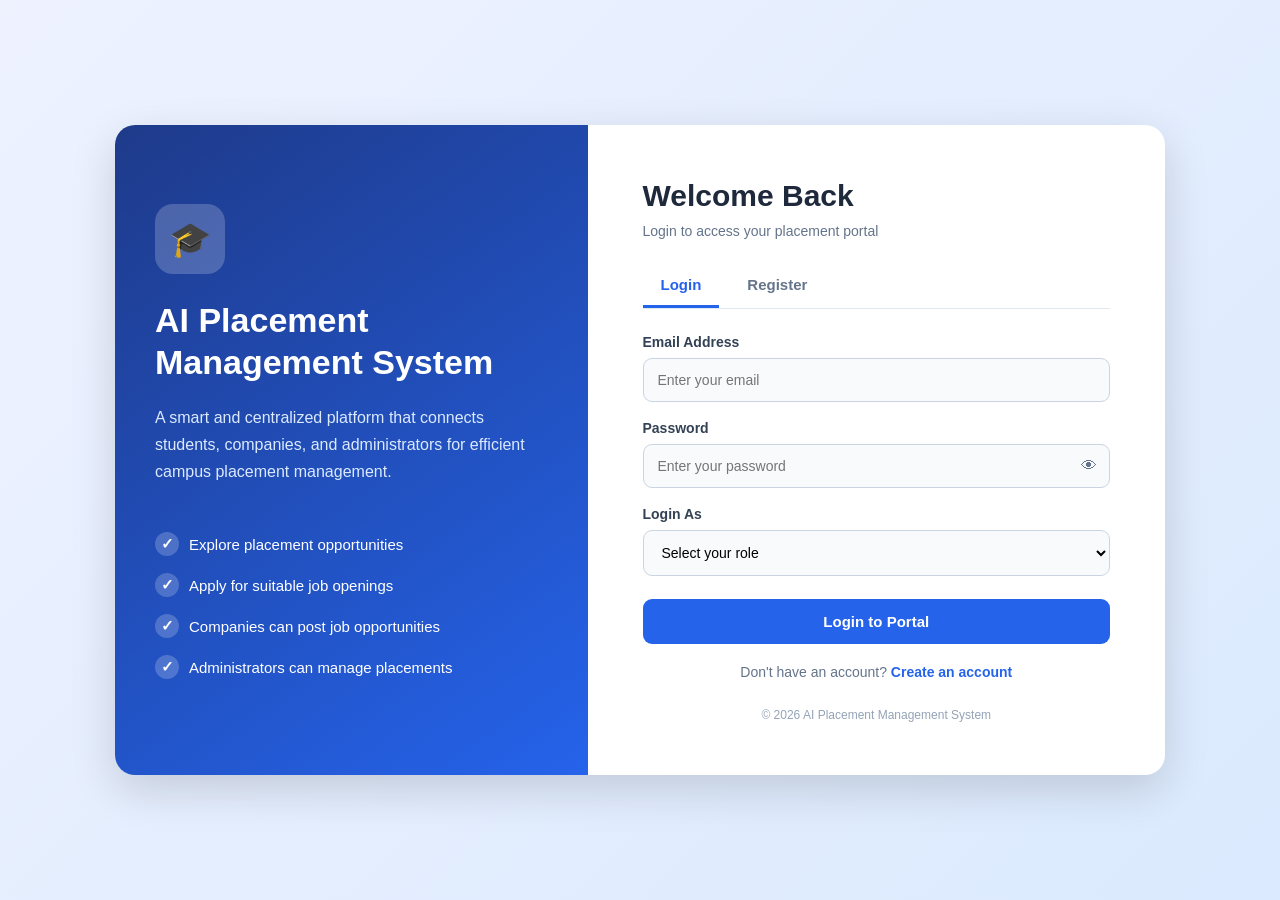
<file: index_backup.html>
<!DOCTYPE html>
<html lang="en">
<head>
    <meta charset="UTF-8">
    <meta name="viewport" content="width=device-width, initial-scale=1.0">

    <title>AI Placement Management System</title>

    <style>
        * {
            margin: 0;
            padding: 0;
            box-sizing: border-box;
            font-family: Arial, Helvetica, sans-serif;
        }

        body {
            min-height: 100vh;
            background: linear-gradient(135deg, #eef2ff, #dbeafe);
            display: flex;
            justify-content: center;
            align-items: center;
            padding: 20px;
        }

        .main-container {
            width: 100%;
            max-width: 1050px;
            min-height: 650px;
            background: white;
            border-radius: 20px;
            overflow: hidden;
            display: flex;
            box-shadow: 0 15px 45px rgba(0, 0, 0, 0.15);
        }

        /* LEFT SECTION */

        .left-section {
            width: 45%;
            background: linear-gradient(145deg, #1e3a8a, #2563eb);
            color: white;
            padding: 55px 40px;
            display: flex;
            flex-direction: column;
            justify-content: center;
        }

        .logo {
            width: 70px;
            height: 70px;
            border-radius: 18px;
            background: rgba(255, 255, 255, 0.2);
            display: flex;
            justify-content: center;
            align-items: center;
            font-size: 34px;
            margin-bottom: 25px;
        }

        .left-section h1 {
            font-size: 34px;
            line-height: 1.25;
            margin-bottom: 20px;
        }

        .left-section p {
            font-size: 16px;
            line-height: 1.7;
            color: #dbeafe;
            margin-bottom: 30px;
        }

        .features {
            list-style: none;
        }

        .features li {
            margin: 17px 0;
            font-size: 15px;
            display: flex;
            align-items: center;
            gap: 10px;
        }

        .features li::before {
            content: "✓";
            width: 24px;
            height: 24px;
            border-radius: 50%;
            background: rgba(255, 255, 255, 0.2);
            display: flex;
            justify-content: center;
            align-items: center;
            font-weight: bold;
        }

        /* RIGHT SECTION */

        .right-section {
            width: 55%;
            padding: 45px 55px;
            display: flex;
            flex-direction: column;
            justify-content: center;
        }

        .form-header {
            margin-bottom: 25px;
        }

        .form-header h2 {
            font-size: 30px;
            color: #1e293b;
            margin-bottom: 10px;
        }

        .form-header p {
            color: #64748b;
            font-size: 14px;
        }

        /* TABS */

        .tabs {
            display: flex;
            gap: 10px;
            margin-bottom: 25px;
            border-bottom: 1px solid #e2e8f0;
        }

        .tab-button {
            border: none;
            background: transparent;
            padding: 12px 18px;
            font-size: 15px;
            font-weight: bold;
            color: #64748b;
            cursor: pointer;
            border-bottom: 3px solid transparent;
            transition: 0.3s;
        }

        .tab-button.active {
            color: #2563eb;
            border-bottom-color: #2563eb;
        }

        .tab-button:hover {
            color: #2563eb;
        }

        /* FORMS */

        .form {
            display: none;
        }

        .form.active {
            display: block;
        }

        .input-group {
            margin-bottom: 18px;
        }

        .input-group label {
            display: block;
            color: #334155;
            font-size: 14px;
            font-weight: bold;
            margin-bottom: 8px;
        }

        .input-group input,
        .input-group select {
            width: 100%;
            padding: 13px 14px;
            border: 1px solid #cbd5e1;
            border-radius: 9px;
            font-size: 14px;
            outline: none;
            transition: 0.3s;
            background: #f8fafc;
        }

        .input-group input:focus,
        .input-group select:focus {
            border-color: #2563eb;
            background: white;
            box-shadow: 0 0 0 3px rgba(37, 99, 235, 0.1);
        }

        .password-wrapper {
            position: relative;
        }

        .password-wrapper input {
            padding-right: 45px;
        }

        .toggle-password {
            position: absolute;
            right: 13px;
            top: 50%;
            transform: translateY(-50%);
            border: none;
            background: transparent;
            cursor: pointer;
            color: #64748b;
            font-size: 16px;
        }

        .submit-button {
            width: 100%;
            padding: 14px;
            background: #2563eb;
            color: white;
            border: none;
            border-radius: 9px;
            font-size: 15px;
            font-weight: bold;
            cursor: pointer;
            transition: 0.3s;
            margin-top: 5px;
        }

        .submit-button:hover {
            background: #1d4ed8;
            transform: translateY(-1px);
        }

        .submit-button:disabled {
            background: #93c5fd;
            cursor: not-allowed;
            transform: none;
        }

        .switch-text {
            text-align: center;
            margin-top: 20px;
            color: #64748b;
            font-size: 14px;
        }

        .switch-text button {
            border: none;
            background: none;
            color: #2563eb;
            font-weight: bold;
            cursor: pointer;
            font-size: 14px;
        }

        .switch-text button:hover {
            text-decoration: underline;
        }

        /* MESSAGES */

        .message {
            display: none;
            padding: 12px 14px;
            border-radius: 8px;
            font-size: 14px;
            margin-bottom: 18px;
            line-height: 1.5;
        }

        .message.success {
            display: block;
            color: #166534;
            background: #dcfce7;
            border: 1px solid #86efac;
        }

        .message.error {
            display: block;
            color: #991b1b;
            background: #fee2e2;
            border: 1px solid #fca5a5;
        }

        .footer-text {
            text-align: center;
            color: #94a3b8;
            font-size: 12px;
            margin-top: 28px;
        }

        /* RESPONSIVE DESIGN */

        @media screen and (max-width: 800px) {

            .main-container {
                flex-direction: column;
                max-width: 550px;
            }

            .left-section,
            .right-section {
                width: 100%;
            }

            .left-section {
                padding: 35px 30px;
                text-align: center;
            }

            .logo {
                margin-left: auto;
                margin-right: auto;
            }

            .left-section h1 {
                font-size: 28px;
            }

            .features {
                display: inline-block;
                text-align: left;
            }

            .right-section {
                padding: 35px 30px;
            }
        }

        @media screen and (max-width: 450px) {

            body {
                padding: 10px;
            }

            .left-section {
                padding: 30px 20px;
            }

            .right-section {
                padding: 30px 20px;
            }

            .form-header h2 {
                font-size: 25px;
            }

            .tabs {
                gap: 0;
            }

            .tab-button {
                padding: 10px 12px;
                font-size: 13px;
            }
        }
    </style>
</head>

<body>

    <div class="main-container">

        <!-- LEFT SIDE -->

        <section class="left-section">

            <div class="logo">🎓</div>

            <h1>
                AI Placement<br>
                Management System
            </h1>

            <p>
                A smart and centralized platform that connects
                students, companies, and administrators for
                efficient campus placement management.
            </p>

            <ul class="features">
                <li>Explore placement opportunities</li>
                <li>Apply for suitable job openings</li>
                <li>Companies can post job opportunities</li>
                <li>Administrators can manage placements</li>
            </ul>

        </section>

        <!-- RIGHT SIDE -->

        <section class="right-section">

            <div class="form-header">

                <h2 id="formTitle">
                    Welcome Back
                </h2>

                <p id="formSubtitle">
                    Login to access your placement portal
                </p>

            </div>

            <!-- MESSAGE BOX -->

            <div id="messageBox" class="message"></div>

            <!-- TABS -->

            <div class="tabs">

                <button
                    type="button"
                    id="loginTab"
                    class="tab-button active"
                    onclick="showLoginForm()">

                    Login

                </button>

                <button
                    type="button"
                    id="registerTab"
                    class="tab-button"
                    onclick="showRegisterForm()">

                    Register

                </button>

            </div>

            <!-- LOGIN FORM -->

            <form id="loginForm" class="form active">

                <div class="input-group">

                    <label for="loginEmail">
                        Email Address
                    </label>

                    <input
                        type="email"
                        id="loginEmail"
                        placeholder="Enter your email"
                        required>

                </div>

                <div class="input-group">

                    <label for="loginPassword">
                        Password
                    </label>

                    <div class="password-wrapper">

                        <input
                            type="password"
                            id="loginPassword"
                            placeholder="Enter your password"
                            required>

                        <button
                            type="button"
                            class="toggle-password"
                            onclick="togglePassword('loginPassword', this)">

                            👁

                        </button>

                    </div>

                </div>

                <div class="input-group">

                    <label for="loginRole">
                        Login As
                    </label>

                    <select id="loginRole" required>

                        <option value="">
                            Select your role
                        </option>

                        <option value="Student">
                            Student
                        </option>

                        <option value="Company">
                            Company
                        </option>

                        <option value="Admin">
                            Admin
                        </option>

                    </select>

                </div>

                <button
                    type="submit"
                    class="submit-button"
                    id="loginButton">

                    Login to Portal

                </button>

                <p class="switch-text">

                    Don't have an account?

                    <button
                        type="button"
                        onclick="showRegisterForm()">

                        Create an account

                    </button>

                </p>

            </form>


            <!-- REGISTER FORM -->

            <form id="registerForm" class="form">

                <div class="input-group">

                    <label for="registerName">
                        Full Name / Company Name
                    </label>

                    <input
                        type="text"
                        id="registerName"
                        placeholder="Enter your name"
                        required>

                </div>

                <div class="input-group">

                    <label for="registerEmail">
                        Email Address
                    </label>

                    <input
                        type="email"
                        id="registerEmail"
                        placeholder="Enter your email"
                        required>

                </div>

                <div class="input-group">

                    <label for="registerPassword">
                        Password
                    </label>

                    <div class="password-wrapper">

                        <input
                            type="password"
                            id="registerPassword"
                            placeholder="Create a password"
                            minlength="6"
                            required>

                        <button
                            type="button"
                            class="toggle-password"
                            onclick="togglePassword('registerPassword', this)">

                            👁

                        </button>

                    </div>

                </div>

                <div class="input-group">

                    <label for="registerRole">
                        Register As
                    </label>

                    <select id="registerRole" required>

                        <option value="">
                            Select your role
                        </option>

                        <option value="Student">
                            Student
                        </option>

                        <option value="Company">
                            Company
                        </option>

                    </select>

                </div>

                <button
                    type="submit"
                    class="submit-button"
                    id="registerButton">

                    Create Account

                </button>

                <p class="switch-text">

                    Already have an account?

                    <button
                        type="button"
                        onclick="showLoginForm()">

                        Login here

                    </button>

                </p>

            </form>


            <p class="footer-text">
                © 2026 AI Placement Management System
            </p>

        </section>

    </div>


    <script>

        /* =====================================================
           BACKEND URL
        ===================================================== */

        const API_URL = "http://127.0.0.1:5000";


        /* =====================================================
           ELEMENTS
        ===================================================== */

        const loginForm =
            document.getElementById("loginForm");

        const registerForm =
            document.getElementById("registerForm");

        const loginTab =
            document.getElementById("loginTab");

        const registerTab =
            document.getElementById("registerTab");

        const formTitle =
            document.getElementById("formTitle");

        const formSubtitle =
            document.getElementById("formSubtitle");

        const messageBox =
            document.getElementById("messageBox");


        /* =====================================================
           SHOW LOGIN FORM
        ===================================================== */

        function showLoginForm() {

            loginForm.classList.add("active");

            registerForm.classList.remove("active");

            loginTab.classList.add("active");

            registerTab.classList.remove("active");

            formTitle.textContent =
                "Welcome Back";

            formSubtitle.textContent =
                "Login to access your placement portal";

            clearMessage();
        }


        /* =====================================================
           SHOW REGISTER FORM
        ===================================================== */

        function showRegisterForm() {

            registerForm.classList.add("active");

            loginForm.classList.remove("active");

            registerTab.classList.add("active");

            loginTab.classList.remove("active");

            formTitle.textContent =
                "Create Account";

            formSubtitle.textContent =
                "Register to join the placement platform";

            clearMessage();
        }


        /* =====================================================
           SHOW MESSAGE
        ===================================================== */

        function showMessage(message, type) {

            messageBox.textContent = message;

            messageBox.className =
                "message " + type;
        }


        /* =====================================================
           CLEAR MESSAGE
        ===================================================== */

        function clearMessage() {

            messageBox.textContent = "";

            messageBox.className = "message";
        }


        /* =====================================================
           TOGGLE PASSWORD
        ===================================================== */

        function togglePassword(inputId, button) {

            const input =
                document.getElementById(inputId);

            if (input.type === "password") {

                input.type = "text";

                button.textContent = "🙈";

            } else {

                input.type = "password";

                button.textContent = "👁";
            }
        }


        /* =====================================================
           LOGIN
        ===================================================== */

        loginForm.addEventListener(
            "submit",
            async function(event) {

                event.preventDefault();

                const email =
                    document
                    .getElementById("loginEmail")
                    .value
                    .trim();

                const password =
                    document
                    .getElementById("loginPassword")
                    .value;

                const role =
                    document
                    .getElementById("loginRole")
                    .value;

                const loginButton =
                    document.getElementById("loginButton");


                /* Check fields */

                if (!email || !password || !role) {

                    showMessage(
                        "Please fill in all login fields.",
                        "error"
                    );

                    return;
                }


                /* Disable button */

                loginButton.disabled = true;

                loginButton.textContent =
                    "Logging in...";

                clearMessage();


                try {

                    /* =========================================
                       SEND LOGIN REQUEST TO FLASK
                    ========================================= */

                    const response =
                        await fetch(
                            `${API_URL}/login`,
                            {
                                method: "POST",

                                headers: {
                                    "Content-Type":
                                        "application/json"
                                },

                                body: JSON.stringify({
                                    email: email,
                                    password: password,
                                    role: role
                                })
                            }
                        );


                    /* =========================================
                       READ BACKEND RESPONSE
                    ========================================= */

                    const data =
                        await response.json();


                    /* =========================================
                       LOGIN FAILED
                    ========================================= */

                    if (!response.ok) {

                        showMessage(
                            data.message ||
                            "Invalid email, password, or role.",
                            "error"
                        );

                        loginButton.disabled = false;

                        loginButton.textContent =
                            "Login to Portal";

                        return;
                    }


                    /* =========================================
                       IMPORTANT FIX
                       
                       Your Flask backend may return:
                       
                       OPTION 1:
                       {
                           id: 1,
                           name: "...",
                           email: "...",
                           role: "student"
                       }
                       
                       OR
                       
                       OPTION 2:
                       {
                           user: {
                               id: 1,
                               ...
                           }
                       }

                       This handles BOTH.
                    ========================================= */

                    const user =
                        data.user || data;


                    /* =========================================
                       MAKE SURE USER DATA EXISTS
                    ========================================= */

                    if (!user || !user.id) {

                        console.error(
                            "Invalid login response:",
                            data
                        );

                        throw new Error(
                            "Login succeeded, but user information was not returned."
                        );
                    }


                    /* =========================================
                       NORMALIZE ROLE
                    ========================================= */

                    if (user.role) {

                        user.role =
                            String(user.role)
                            .toLowerCase();
                    }


                    /* =========================================
                       SAVE USER IN LOCAL STORAGE
                       
                       dashboard.html reads this.
                    ========================================= */

                    localStorage.setItem(
                        "currentUser",
                        JSON.stringify(user)
                    );


                    /* =========================================
                       ALSO SAVE USER ID
                    ========================================= */

                    localStorage.setItem(
                        "userId",
                        String(user.id)
                    );


                    /* =========================================
                       VERIFY STORAGE
                    ========================================= */

                    const savedUser =
                        localStorage.getItem(
                            "currentUser"
                        );

                    console.log(
                        "Logged-in user saved:",
                        savedUser
                    );


                    /* =========================================
                       SUCCESS MESSAGE
                    ========================================= */

                    showMessage(
                        "Login successful! Opening your portal...",
                        "success"
                    );


                    /* =========================================
                       REDIRECT
                    ========================================= */

                    setTimeout(
                        function() {

                            if (
                                user.role === "student" ||
                                role === "Student"
                            ) {

                                window.location.href =
                                    "dashboard.html";

                            }

                            else if (
                                user.role === "company" ||
                                role === "Company"
                            ) {

                                window.location.href =
                                    "company.html";

                            }

                            else if (
                                user.role === "admin" ||
                                role === "Admin"
                            ) {

                                window.location.href =
                                    "admin.html";

                            }

                            else {

                                window.location.href =
                                    "dashboard.html";
                            }

                        },
                        700
                    );


                } catch (error) {

                    console.error(
                        "Login error:",
                        error
                    );


                    /* If backend returned a successful
                       response but user was missing */

                    if (
                        error.message.includes(
                            "user information"
                        )
                    ) {

                        showMessage(
                            error.message,
                            "error"
                        );

                    }

                    else {

                        showMessage(
                            "Cannot connect to the backend. Please make sure Flask is running.",
                            "error"
                        );
                    }


                    loginButton.disabled = false;

                    loginButton.textContent =
                        "Login to Portal";
                }

            }
        );


        /* =====================================================
           REGISTRATION
        ===================================================== */

        registerForm.addEventListener(
            "submit",
            async function(event) {

                event.preventDefault();


                const name =
                    document
                    .getElementById("registerName")
                    .value
                    .trim();

                const email =
                    document
                    .getElementById("registerEmail")
                    .value
                    .trim();

                const password =
                    document
                    .getElementById("registerPassword")
                    .value;

                const role =
                    document
                    .getElementById("registerRole")
                    .value;

                const registerButton =
                    document.getElementById(
                        "registerButton"
                    );


                /* Check fields */

                if (
                    !name ||
                    !email ||
                    !password ||
                    !role
                ) {

                    showMessage(
                        "Please fill in all registration fields.",
                        "error"
                    );

                    return;
                }


                /* Password validation */

                if (password.length < 6) {

                    showMessage(
                        "Password must contain at least 6 characters.",
                        "error"
                    );

                    return;
                }


                registerButton.disabled = true;

                registerButton.textContent =
                    "Creating account...";

                clearMessage();


                try {

                    /* =========================================
                       SEND REGISTRATION REQUEST
                    ========================================= */

                    const response =
                        await fetch(
                            `${API_URL}/register`,
                            {
                                method: "POST",

                                headers: {
                                    "Content-Type":
                                        "application/json"
                                },

                                body: JSON.stringify({
                                    name: name,
                                    email: email,
                                    password: password,
                                    role: role
                                })
                            }
                        );


                    const data =
                        await response.json();


                    /* =========================================
                       REGISTRATION FAILED
                    ========================================= */

                    if (!response.ok) {

                        showMessage(
                            data.message ||
                            "Registration failed.",
                            "error"
                        );

                        registerButton.disabled = false;

                        registerButton.textContent =
                            "Create Account";

                        return;
                    }


                    /* =========================================
                       REGISTRATION SUCCESS
                    ========================================= */

                    showMessage(
                        "Account created successfully! Please login.",
                        "success"
                    );


                    registerForm.reset();


                    /* Switch to login */

                    setTimeout(
                        function() {

                            showLoginForm();

                            document
                                .getElementById(
                                    "loginEmail"
                                )
                                .value = email;

                        },
                        1000
                    );


                } catch (error) {

                    console.error(
                        "Registration error:",
                        error
                    );

                    showMessage(
                        "Cannot connect to the backend. Please make sure Flask is running.",
                        "error"
                    );

                } finally {

                    registerButton.disabled = false;

                    registerButton.textContent =
                        "Create Account";
                }

            }
        );


        /* =====================================================
           PAGE LOAD
        ===================================================== */

        window.addEventListener(
            "load",
            function() {

                /*
                   We intentionally DO NOT redirect
                   automatically from this page.

                   User can always open the login page.
                */

                console.log(
                    "AI Placement Management System login page loaded."
                );
            }
        );

    </script>

</body>
</html>
</file>
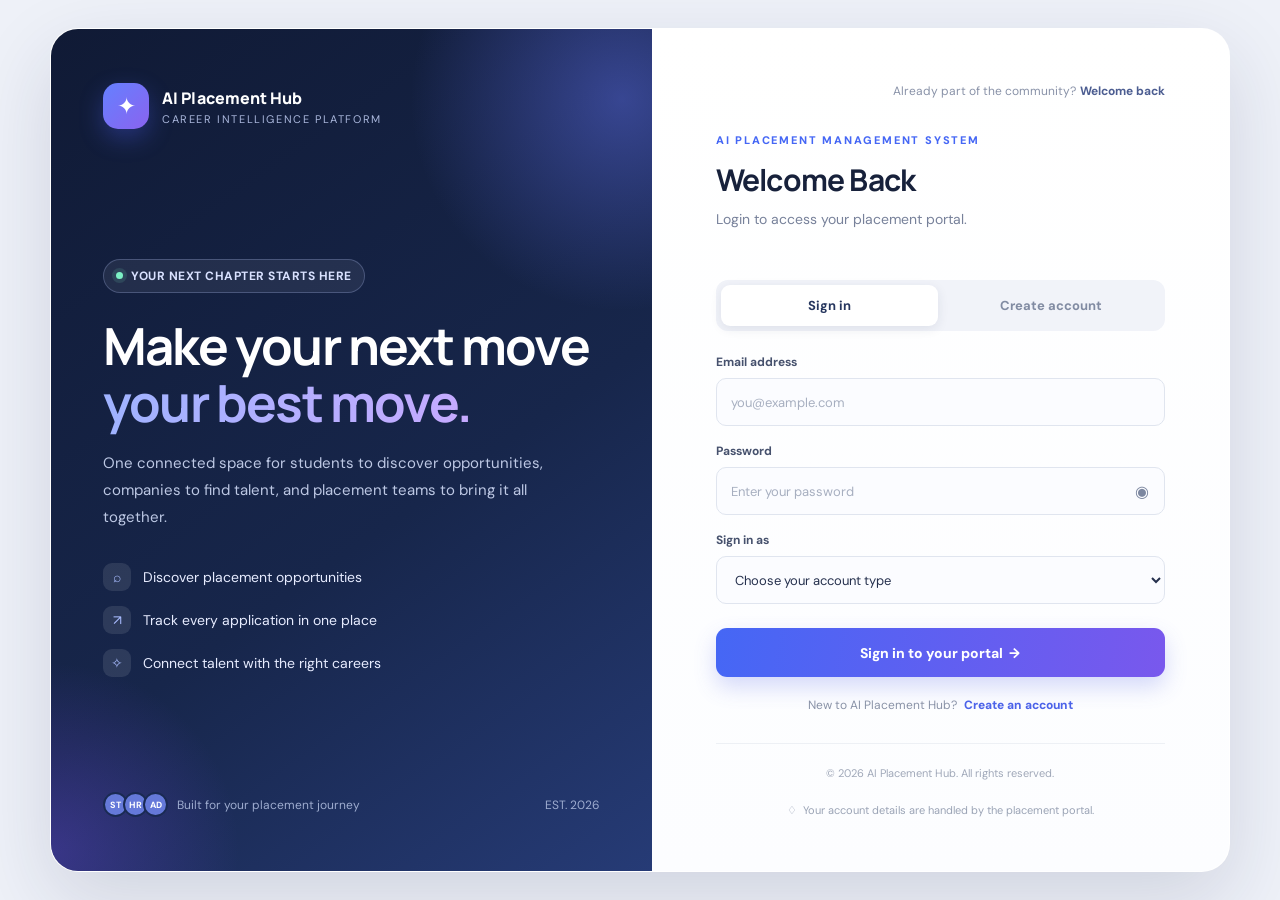
<file: jobs.html>
<!DOCTYPE html>
<html lang="en">

<head>
    <meta charset="UTF-8">
    <meta name="viewport" content="width=device-width, initial-scale=1.0">

    <title>Placement Opportunities</title>

    <link rel="stylesheet" href="style.css">

    <style>
        body {
            font-family: Arial, sans-serif;
            background: #f4f6f9;
            margin: 0;
            padding: 0;
        }

        .container {
            width: 90%;
            max-width: 1100px;
            margin: 40px auto;
        }

        h1 {
            text-align: center;
            color: #222;
        }

        .subtitle {
            text-align: center;
            color: #666;
            margin-bottom: 30px;
        }

        .jobs-container {
            display: grid;
            grid-template-columns: repeat(auto-fit, minmax(280px, 1fr));
            gap: 25px;
        }

        .job-card {
            background: white;
            padding: 25px;
            border-radius: 12px;
            box-shadow: 0 4px 12px rgba(0, 0, 0, 0.1);
        }

        .job-card h2 {
            color: #1e3a8a;
            margin-top: 0;
        }

        .job-card p {
            line-height: 1.6;
            color: #444;
        }

        .apply-btn {
            width: 100%;
            padding: 12px;
            margin-top: 15px;
            background: #2563eb;
            color: white;
            border: none;
            border-radius: 6px;
            cursor: pointer;
            font-size: 15px;
        }

        .apply-btn:hover {
            background: #1d4ed8;
        }

        .apply-btn:disabled {
            background: #888;
            cursor: not-allowed;
        }

        #message {
            text-align: center;
            font-weight: bold;
            margin: 25px 0;
            min-height: 25px;
        }

        .back-btn {
            display: block;
            margin: 30px auto;
            padding: 12px 25px;
            background: #374151;
            color: white;
            border: none;
            border-radius: 6px;
            cursor: pointer;
        }

        .back-btn:hover {
            background: #1f2937;
        }

        .loading,
        .no-jobs {
            text-align: center;
            color: #666;
            grid-column: 1 / -1;
        }
    </style>
</head>

<body>

    <div class="container">

        <h1>Placement Opportunities</h1>

        <p class="subtitle">
            Explore available job opportunities and apply for suitable positions.
        </p>

        <div id="jobsContainer" class="jobs-container">
            <p class="loading">Loading jobs...</p>
        </div>

        <p id="message"></p>

        <button class="back-btn" onclick="goToDashboard()">
            Back to Dashboard
        </button>

    </div>


    <script>

        /*
        =====================================================
        CHECK LOGIN
        =====================================================
        */

        const loggedInUser = JSON.parse(
            localStorage.getItem("loggedInUser")
        );

        if (!loggedInUser) {
            alert("Please log in first.");
            window.location.href = "index.html";
        }


        /*
        =====================================================
        LOAD JOBS FROM FLASK DATABASE
        =====================================================
        */

        async function loadJobs() {

            const jobsContainer =
                document.getElementById("jobsContainer");

            try {

                const response = await fetch("/jobs");

                if (!response.ok) {
                    throw new Error("Failed to load jobs");
                }

                const result = await response.json();

                /*
                Supports either:
                [
                    {...},
                    {...}
                ]

                OR:

                {
                    "jobs": [...]
                }
                */

                const jobs = Array.isArray(result)
                    ? result
                    : result.jobs || [];

                jobsContainer.innerHTML = "";

                if (jobs.length === 0) {

                    jobsContainer.innerHTML = `
                        <p class="no-jobs">
                            No placement opportunities available.
                        </p>
                    `;

                    return;
                }

                jobs.forEach(function (job) {

                    const jobCard =
                        document.createElement("div");

                    jobCard.className = "job-card";

                    jobCard.innerHTML = `
                        <h2>${job.company || "Company"}</h2>

                        <p>
                            <strong>Role:</strong>
                            ${job.job_role || job.role || "Not specified"}
                        </p>

                        <p>
                            <strong>Location:</strong>
                            ${job.location || "Not specified"}
                        </p>

                        <p>
                            <strong>Salary:</strong>
                            ${job.salary || "Not specified"}
                        </p>

                        <p>
                            <strong>Eligibility:</strong>
                            ${job.eligibility || "Not specified"}
                        </p>

                        <button
                            class="apply-btn"
                            onclick="applyJob(${job.id}, this)">
                            Apply Now
                        </button>
                    `;

                    jobsContainer.appendChild(jobCard);

                });

            } catch (error) {

                console.error("Error loading jobs:", error);

                jobsContainer.innerHTML = `
                    <p class="no-jobs">
                        Unable to load jobs. Please check whether Flask is running.
                    </p>
                `;

            }

        }


        /*
        =====================================================
        APPLY FOR A JOB
        =====================================================
        */

        async function applyJob(jobId, button) {

            const currentUser = JSON.parse(
                localStorage.getItem("loggedInUser")
            );

            const message =
                document.getElementById("message");

            if (!currentUser) {

                alert("Please log in first.");
                window.location.href = "index.html";
                return;

            }

            if (!currentUser.id) {

                alert(
                    "Student ID is missing. Please log out and log in again."
                );

                return;

            }

            try {

                button.disabled = true;
                button.innerText = "Submitting...";

                const response = await fetch("/apply", {

                    method: "POST",

                    headers: {
                        "Content-Type": "application/json"
                    },

                    body: JSON.stringify({
                        student_id: currentUser.id,
                        job_id: jobId
                    })

                });

                const data = await response.json();

                if (response.ok) {

                    message.style.color = "green";

                    message.innerText =
                        data.message ||
                        "Application submitted successfully!";

                    alert(
                        data.message ||
                        "Application submitted successfully!"
                    );

                    button.innerText = "Applied";

                } else {

                    message.style.color = "red";

                    message.innerText =
                        data.message ||
                        "Application could not be submitted.";

                    alert(
                        data.message ||
                        "Application could not be submitted."
                    );

                    button.disabled = false;
                    button.innerText = "Apply Now";

                }

            } catch (error) {

                console.error("Apply error:", error);

                message.style.color = "red";

                message.innerText =
                    "Cannot connect to the Flask server.";

                alert(
                    "Cannot connect to the Flask server."
                );

                button.disabled = false;
                button.innerText = "Apply Now";

            }

        }


        /*
        =====================================================
        BACK TO DASHBOARD
        =====================================================
        */

        function goToDashboard() {
            window.location.href = "dashboard.html";
        }


        /*
        =====================================================
        START
        =====================================================
        */

        loadJobs();

    </script>

</body>

</html>
</file>
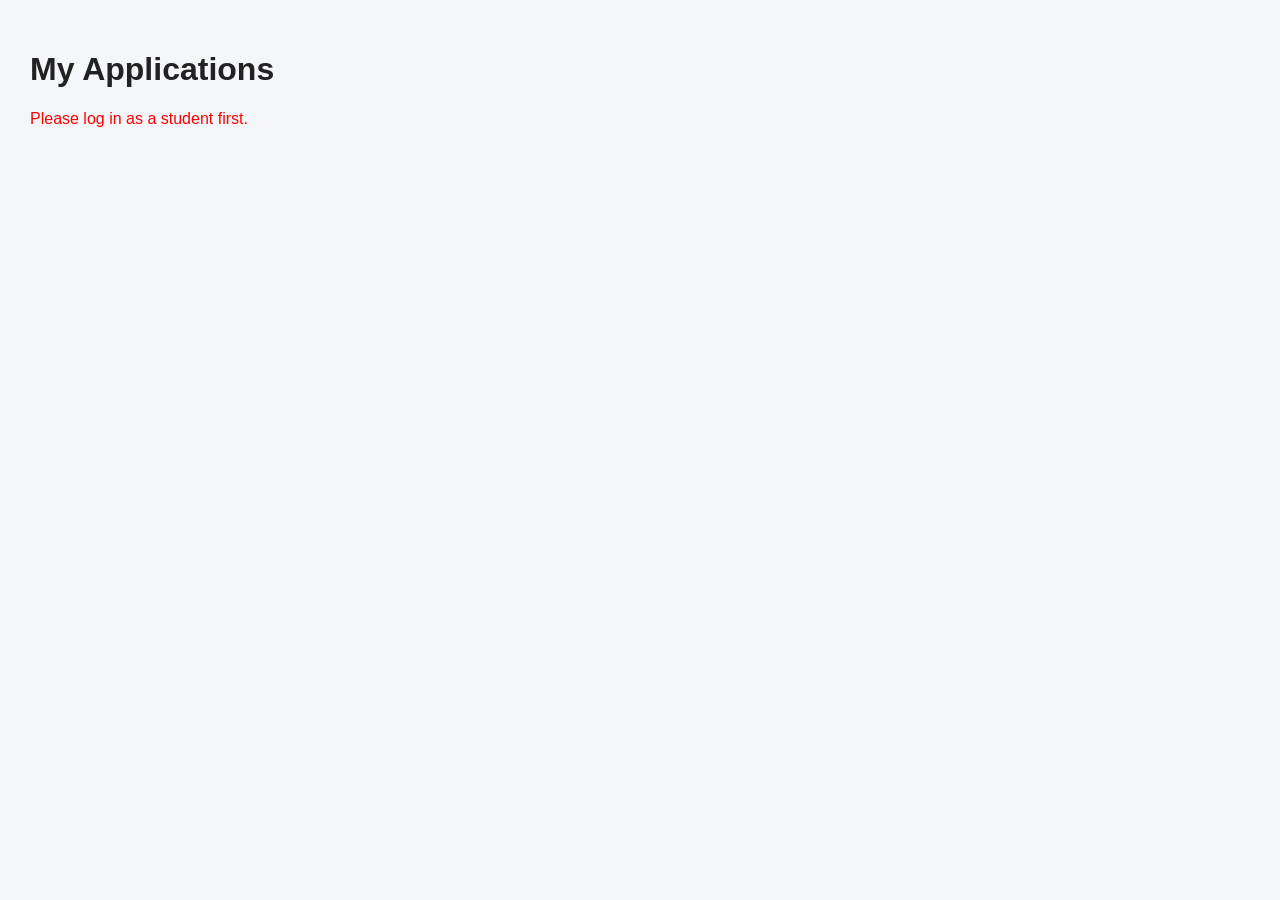
<file: myapplications.html>
<!DOCTYPE html>
<html lang="en">
<head>
    <meta charset="UTF-8">
    <meta name="viewport" content="width=device-width, initial-scale=1.0">
    <title>My Applications</title>

    <style>
        body {
            font-family: Arial, sans-serif;
            background: #f4f6f9;
            margin: 0;
            padding: 30px;
        }

        h1 {
            color: #222;
        }

        .application-card {
            background: white;
            padding: 20px;
            margin: 15px 0;
            border-radius: 10px;
            box-shadow: 0 2px 8px rgba(0,0,0,0.1);
        }

        .application-card h2 {
            margin-top: 0;
            color: #2563eb;
        }

        .status {
            color: #16a34a;
            font-weight: bold;
        }

        .error {
            color: red;
        }
    </style>
</head>

<body>

    <h1>My Applications</h1>

    <div id="applications">
        Loading applications...
    </div>

    <script>
        const currentUser = JSON.parse(localStorage.getItem("currentUser"));

        async function loadApplications() {
            const container = document.getElementById("applications");

            if (!currentUser || !currentUser.id) {
                container.innerHTML = `
                    <p class="error">
                        Please log in as a student first.
                    </p>
                `;
                return;
            }

            try {
                const response = await fetch(
                    `http://127.0.0.1:5000/applications?student_id=${currentUser.id}`
                );

                const applications = await response.json();

                if (!response.ok) {
                    throw new Error(applications.error || "Unable to load applications");
                }

                if (applications.length === 0) {
                    container.innerHTML = `
                        <p>No applications found.</p>
                    `;
                    return;
                }

                container.innerHTML = "";

                applications.forEach(application => {
                    const card = document.createElement("div");
                    card.className = "application-card";

                    card.innerHTML = `
                        <h2>${application.company}</h2>
                        <p><strong>Job Role:</strong> ${application.job_role}</p>
                        <p><strong>Location:</strong> ${application.location || "Not specified"}</p>
                        <p><strong>Salary:</strong> ${application.salary || "Not specified"}</p>
                        <p><strong>Status:</strong>
                            <span class="status">
                                ${application.status}
                            </span>
                        </p>
                    `;

                    container.appendChild(card);
                });

            } catch (error) {
                console.error("Error loading applications:", error);

                container.innerHTML = `
                    <p class="error">
                        Error loading applications. Check whether Flask is running.
                    </p>
                `;
            }
        }

        loadApplications();
    </script>

</body>
</html>
</file>
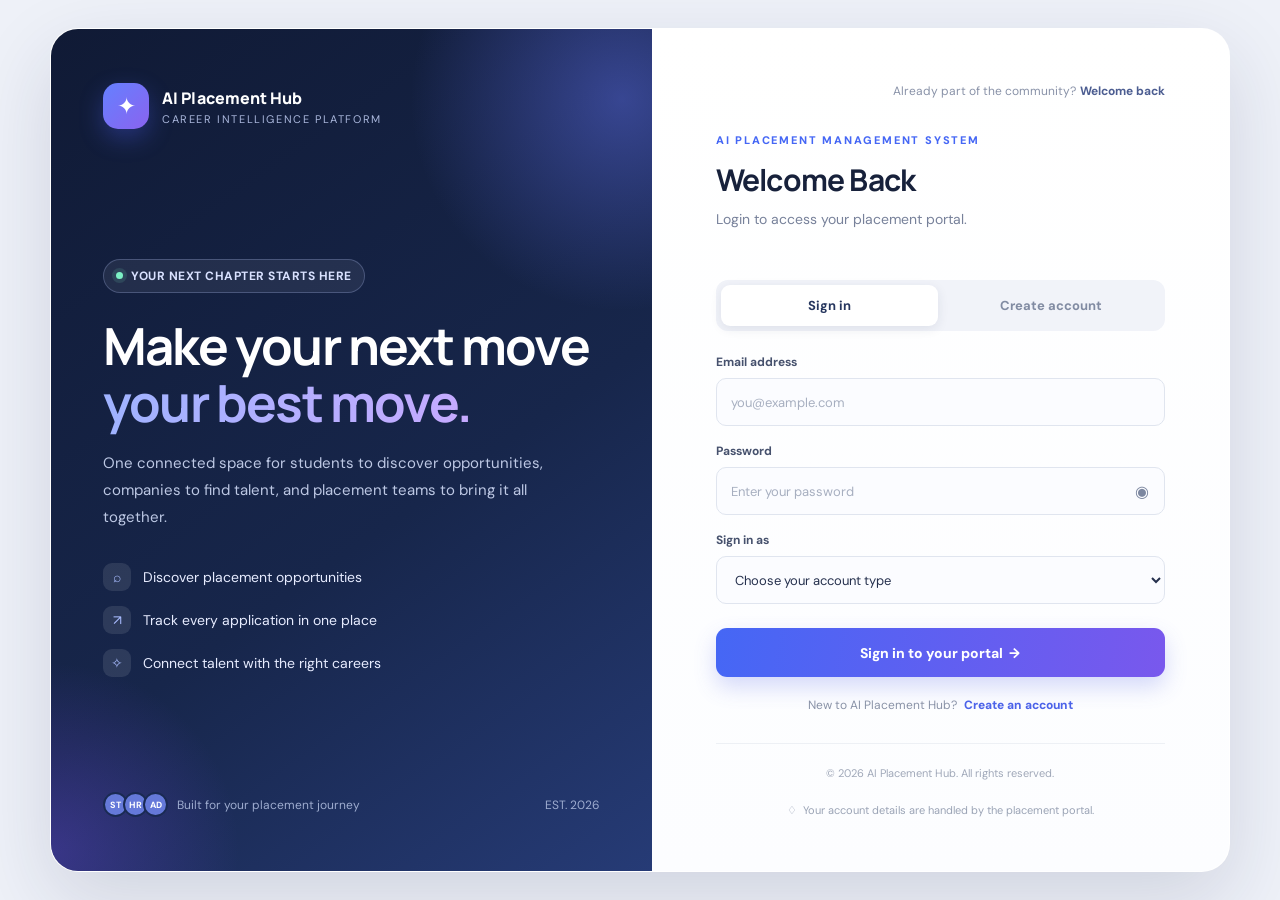
<file: profile.html>
<!DOCTYPE html>
<html lang="en">
<head>
    <meta charset="UTF-8">
    <meta name="viewport" content="width=device-width, initial-scale=1.0">
    <title>My Profile</title>
    <link rel="stylesheet" href="style.css">
</head>
<body>

    <div class="container">
        <h1>My Profile</h1>

        <div class="profile-box">
            <p><strong>Full Name:</strong> <span id="profileName"></span></p>
            <p><strong>Email:</strong> <span id="profileEmail"></span></p>
            <p><strong>Role:</strong> <span id="profileRole"></span></p>
        </div>

        <button onclick="goToDashboard()">Back to Dashboard</button>
    </div>

    <script>
        const userData = localStorage.getItem("loggedInUser");

        if (!userData) {
            window.location.href = "index.html";
        } else {
            const user = JSON.parse(userData);

            document.getElementById("profileName").innerText = user.name;
            document.getElementById("profileEmail").innerText = user.email;
            document.getElementById("profileRole").innerText = user.role;
        }

        function goToDashboard() {
            window.location.href = "dashboard.html";
        }
    </script>

</body>
</html>
</file>
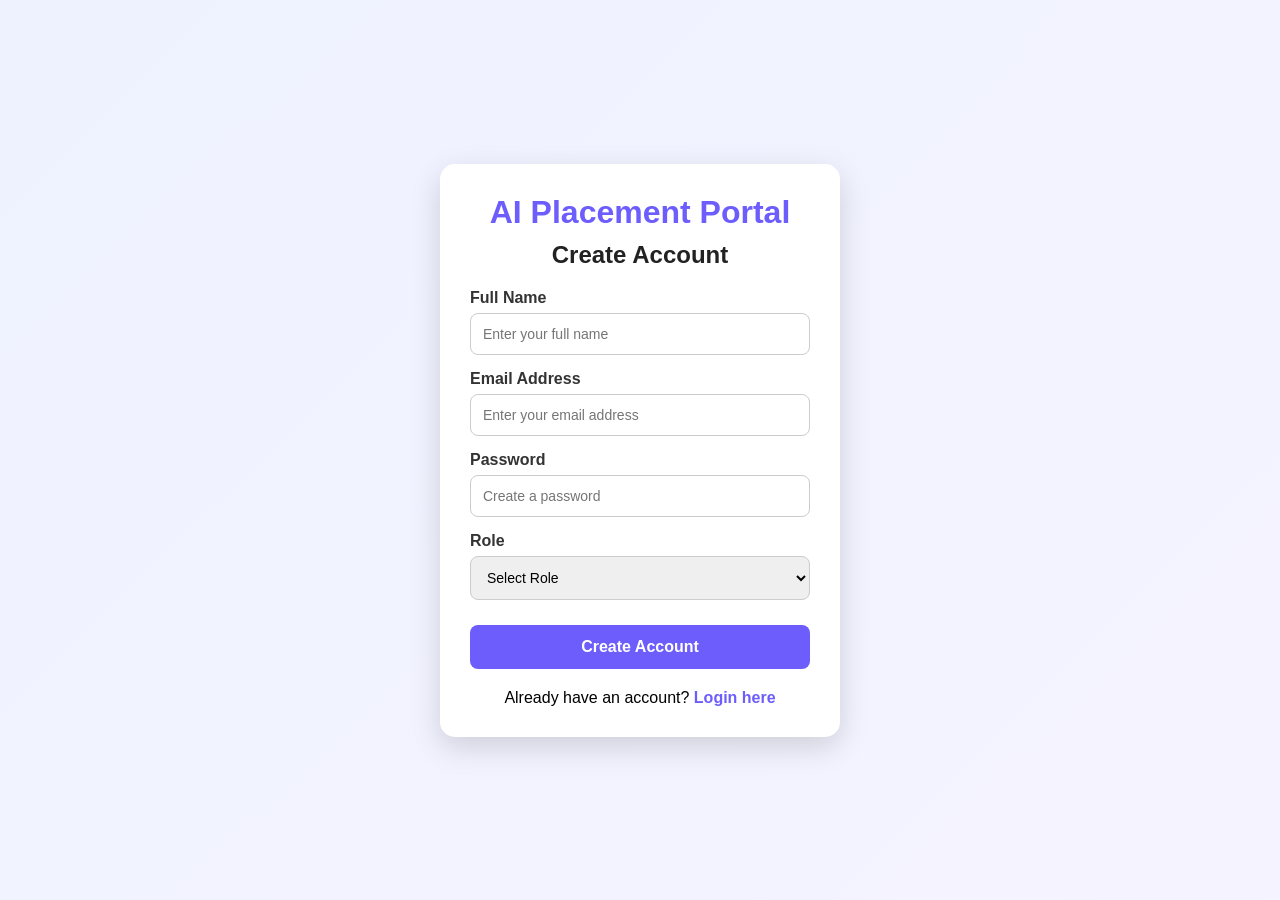
<file: register.html>
<!DOCTYPE html>
<html lang="en">
<head>
    <meta charset="UTF-8">
    <meta name="viewport" content="width=device-width, initial-scale=1.0">
    <title>Create Account</title>

    <style>
        * {
            box-sizing: border-box;
            margin: 0;
            padding: 0;
            font-family: Arial, sans-serif;
        }

        body {
            min-height: 100vh;
            display: flex;
            justify-content: center;
            align-items: center;
            background: linear-gradient(135deg, #eef2ff, #f5f3ff);
        }

        .box {
            width: 400px;
            background: white;
            padding: 30px;
            border-radius: 15px;
            box-shadow: 0 10px 30px rgba(0, 0, 0, 0.15);
        }

        h1 {
            text-align: center;
            color: #6d5dfc;
            margin-bottom: 10px;
        }

        h2 {
            text-align: center;
            color: #222;
            margin-bottom: 20px;
        }

        label {
            display: block;
            margin-top: 15px;
            margin-bottom: 6px;
            font-weight: bold;
            color: #333;
        }

        input,
        select {
            width: 100%;
            padding: 12px;
            border: 1px solid #ccc;
            border-radius: 8px;
            font-size: 14px;
        }

        button {
            width: 100%;
            padding: 13px;
            margin-top: 25px;
            border: none;
            border-radius: 8px;
            background: #6d5dfc;
            color: white;
            font-size: 16px;
            font-weight: bold;
            cursor: pointer;
        }

        button:hover {
            background: #5141d9;
        }

        .login {
            text-align: center;
            margin-top: 20px;
        }

        .login a {
            color: #6d5dfc;
            text-decoration: none;
            font-weight: bold;
        }

        #message {
            text-align: center;
            margin-top: 15px;
            color: green;
        }
    </style>
</head>

<body>

    <div class="box">

        <h1>AI Placement Portal</h1>
        <h2>Create Account</h2>

        <form onsubmit="createAccount(event)">

            <label for="name">Full Name</label>
            <input
                type="text"
                id="name"
                placeholder="Enter your full name"
                required
            >

            <label for="email">Email Address</label>
            <input
                type="email"
                id="email"
                placeholder="Enter your email address"
                required
            >

            <label for="password">Password</label>
            <input
                type="password"
                id="password"
                placeholder="Create a password"
                required
            >

            <label for="role">Role</label>
            <select id="role" required>
                <option value="">Select Role</option>
                <option value="student">Student</option>
                <option value="company">Company</option>
            </select>

            <button type="submit">Create Account</button>

        </form>

        <p id="message"></p>

        <p class="login">
            Already have an account?
            <a href="index.html">Login here</a>
        </p>

    </div>

    <script>
async function createAccount(event) {
    event.preventDefault();

    const name = document.getElementById("name").value.trim();
    const email = document.getElementById("email").value.trim();
    const password = document.getElementById("password").value.trim();
    const role = document.getElementById("role").value;
    const message = document.getElementById("message");

    try {
        const response = await fetch("http://127.0.0.1:5000/register", {
            method: "POST",
            headers: {
                "Content-Type": "application/json"
            },
            body: JSON.stringify({
                name: name,
                email: email,
                password: password,
                role: role
            })
        });

        const result = await response.json();

        message.innerText = result.message;

        if (result.success) {
            message.style.color = "green";

            document.querySelector("form").reset();
        } else {
            message.style.color = "red";
        }

    } catch (error) {
        message.style.color = "red";
        message.innerText =
            "Could not connect to backend. Make sure Flask is running.";

        console.error(error);
    }
}
</script>

</body>
</html>
</file>
<file: style.css>
* {
    margin: 0;
    padding: 0;
    box-sizing: border-box;
    font-family: Arial, sans-serif;
}

body {
    background: #f4f7fb;
    color: #1e293b;
}

.app {
    display: flex;
    min-height: 100vh;
}

/* SIDEBAR */

.sidebar {
    width: 250px;
    background: #111827;
    color: white;
    padding: 25px 15px;
    position: fixed;
    height: 100vh;
    left: 0;
    top: 0;
}

.logo {
    display: flex;
    align-items: center;
    gap: 12px;
    margin-bottom: 35px;
    padding: 0 10px;
}

.logo-icon {
    background: #6366f1;
    width: 45px;
    height: 45px;
    border-radius: 12px;
    display: flex;
    justify-content: center;
    align-items: center;
    font-weight: bold;
}

.logo h2 {
    font-size: 18px;
}

.logo p {
    font-size: 11px;
    color: #9ca3af;
    margin-top: 3px;
}

nav {
    display: flex;
    flex-direction: column;
    gap: 7px;
}

.nav-item {
    border: none;
    background: transparent;
    color: #cbd5e1;
    text-align: left;
    padding: 13px 15px;
    border-radius: 9px;
    cursor: pointer;
    font-size: 14px;
    transition: 0.2s;
}

.nav-item:hover {
    background: #1f2937;
    color: white;
}

.nav-item.active {
    background: #6366f1;
    color: white;
}

.sidebar-bottom {
    position: absolute;
    bottom: 25px;
    left: 15px;
    right: 15px;
}


/* MAIN CONTENT */

.main-content {
    margin-left: 250px;
    width: calc(100% - 250px);
    padding: 0 35px 40px;
}


/* TOPBAR */

.topbar {
    height: 90px;
    display: flex;
    justify-content: space-between;
    align-items: center;
    border-bottom: 1px solid #e5e7eb;
    margin-bottom: 30px;
}

.topbar h1 {
    font-size: 25px;
}

.topbar p {
    color: #64748b;
    font-size: 13px;
    margin-top: 5px;
}

.user-info {
    display: flex;
    align-items: center;
    gap: 10px;
}

.user-info span {
    display: block;
    font-size: 12px;
    color: #64748b;
    margin-top: 3px;
}

.avatar {
    width: 42px;
    height: 42px;
    border-radius: 50%;
    background: #6366f1;
    color: white;
    display: flex;
    align-items: center;
    justify-content: center;
    font-weight: bold;
}


/* PAGE SYSTEM */

.page {
    display: none;
}

.active-page {
    display: block;
}


/* WELCOME */

.welcome-card {
    background: linear-gradient(135deg, #4f46e5, #7c3aed);
    color: white;
    border-radius: 18px;
    padding: 30px;
    display: flex;
    justify-content: space-between;
    align-items: center;
    margin-bottom: 25px;
}

.welcome-card h2 {
    font-size: 24px;
    margin-bottom: 10px;
}

.welcome-card p {
    color: #e0e7ff;
    max-width: 600px;
    line-height: 1.6;
    margin-bottom: 20px;
}

.ai-circle {
    font-size: 70px;
    background: rgba(255,255,255,0.15);
    width: 120px;
    height: 120px;
    border-radius: 50%;
    display: flex;
    justify-content: center;
    align-items: center;
}


/* BUTTONS */

.primary-btn {
    border: none;
    background: white;
    color: #4f46e5;
    padding: 12px 20px;
    border-radius: 8px;
    font-weight: bold;
    cursor: pointer;
}

.primary-btn:hover {
    opacity: 0.9;
}


/* STATISTICS */

.stats-grid {
    display: grid;
    grid-template-columns: repeat(4, 1fr);
    gap: 18px;
    margin-bottom: 35px;
}

.stat-card {
    background: white;
    border-radius: 14px;
    padding: 22px;
    border: 1px solid #e5e7eb;
}

.stat-card span {
    font-size: 13px;
    color: #64748b;
}

.stat-card h2 {
    font-size: 30px;
    margin: 10px 0;
}

.stat-card p {
    font-size: 12px;
    color: #16a34a;
}


/* SECTION HEADER */

.section-header {
    display: flex;
    justify-content: space-between;
    align-items: center;
    margin-bottom: 18px;
}

.section-header h2 {
    font-size: 20px;
}

.section-header p {
    color: #64748b;
    font-size: 13px;
    margin-top: 5px;
}

.view-btn {
    background: white;
    border: 1px solid #d1d5db;
    padding: 9px 15px;
    border-radius: 7px;
    cursor: pointer;
}


/* JOB CARDS */

.jobs-grid {
    display: grid;
    grid-template-columns: repeat(3, 1fr);
    gap: 20px;
    margin-bottom: 25px;
}

.job-card {
    background: white;
    border: 1px solid #e5e7eb;
    border-radius: 14px;
    padding: 22px;
    transition: 0.2s;
}

.job-card:hover {
    transform: translateY(-3px);
    box-shadow: 0 8px 25px rgba(0,0,0,0.08);
}

.company-logo {
    width: 45px;
    height: 45px;
    border-radius: 10px;
    display: flex;
    justify-content: center;
    align-items: center;
    font-size: 20px;
    font-weight: bold;
    margin-bottom: 15px;
}

.google {
    background: #fef3c7;
    color: #ea4335;
}

.microsoft {
    background: #dbeafe;
    color: #2563eb;
}

.amazon {
    background: #ffedd5;
    color: #ea580c;
}

.job-card h3 {
    margin-bottom: 5px;
}

.job-card > p {
    color: #64748b;
    font-size: 13px;
    margin-bottom: 10px;
}

.job-details {
    font-size: 13px;
    color: #64748b;
    line-height: 1.8;
    margin: 12px 0;
}

.match {
    display: flex;
    justify-content: space-between;
    align-items: center;
    background: #f0fdf4;
    padding: 10px;
    border-radius: 8px;
    margin: 15px 0;
}

.match span {
    font-size: 12px;
    color: #64748b;
}

.match strong {
    color: #16a34a;
}

.apply-btn {
    width: 100%;
    border: none;
    background: #4f46e5;
    color: white;
    padding: 11px;
    border-radius: 8px;
    cursor: pointer;
    font-weight: bold;
}

.apply-btn:hover {
    background: #4338ca;
}


/* AI INSIGHT */

.ai-insight {
    background: #eef2ff;
    border: 1px solid #c7d2fe;
    border-radius: 14px;
    padding: 20px;
    display: flex;
    gap: 15px;
    align-items: flex-start;
}

.insight-icon {
    font-size: 28px;
}

.ai-insight h3 {
    margin-bottom: 7px;
}

.ai-insight p {
    color: #475569;
    font-size: 14px;
    line-height: 1.6;
}


/* PANELS */

.panel {
    background: white;
    border: 1px solid #e5e7eb;
    border-radius: 15px;
    padding: 30px;
}

.panel h2 {
    margin-bottom: 7px;
}

.panel > p {
    color: #64748b;
    margin-bottom: 25px;
}


/* PROFILE */

.profile-grid {
    display: grid;
    grid-template-columns: repeat(2, 1fr);
    gap: 20px;
    margin-bottom: 25px;
}

.profile-grid label,
.form-box label {
    display: block;
    font-size: 13px;
    font-weight: bold;
    margin-bottom: 7px;
}

.profile-grid input,
.form-box input {
    width: 100%;
    padding: 12px;
    border: 1px solid #d1d5db;
    border-radius: 8px;
    outline: none;
}

.profile-grid input:focus,
.form-box input:focus {
    border-color: #6366f1;
}


/* RESUME */

.upload-box {
    border: 2px dashed #c7d2fe;
    background: #f8faff;
    padding: 45px;
    text-align: center;
    border-radius: 15px;
}

.upload-icon {
    font-size: 45px;
    margin-bottom: 10px;
}

.upload-box p {
    color: #64748b;
    margin: 8px 0 20px;
}

.upload-box input {
    margin-bottom: 20px;
}

.resume-result {
    display: none;
    margin-top: 25px;
    padding: 25px;
    background: #f0fdf4;
    border-radius: 12px;
    text-align: center;
}

.score {
    font-size: 50px;
    font-weight: bold;
    color: #16a34a;
    margin: 15px;
}


/* ELIGIBILITY */

.form-box {
    max-width: 500px;
}

.form-box input {
    margin-bottom: 20px;
}

#eligibility-result {
    margin-top: 25px;
}


/* TABLE */

table {
    width: 100%;
    border-collapse: collapse;
}

th,
td {
    text-align: left;
    padding: 15px;
    border-bottom: 1px solid #e5e7eb;
    font-size: 14px;
}

th {
    background: #f8fafc;
    color: #475569;
}

.status {
    padding: 6px 10px;
    border-radius: 20px;
    font-size: 12px;
    font-weight: bold;
}

.selected {
    background: #dcfce7;
    color: #166534;
}

.review {
    background: #fef3c7;
    color: #92400e;
}

.pending {
    background: #dbeafe;
    color: #1e40af;
}


/* INTERVIEWS */

.interview-card {
    display: flex;
    justify-content: space-between;
    align-items: center;
    padding: 20px;
    border: 1px solid #e5e7eb;
    border-radius: 12px;
    margin-bottom: 15px;
}

.interview-card p {
    color: #64748b;
    font-size: 13px;
    margin-top: 5px;
}


/* ANALYTICS */

.analytics-grid {
    display: grid;
    grid-template-columns: repeat(4, 1fr);
    gap: 20px;
}

.analytics-card {
    background: #f8fafc;
    padding: 25px;
    border-radius: 12px;
    text-align: center;
}

.analytics-card h3 {
    font-size: 14px;
    color: #64748b;
    margin-bottom: 10px;
}

.analytics-card strong {
    font-size: 32px;
    color: #4f46e5;
}


/* RESPONSIVE */

@media (max-width: 900px) {

    .sidebar {
        width: 200px;
    }

    .main-content {
        margin-left: 200px;
        width: calc(100% - 200px);
    }

    .stats-grid,
    .analytics-grid {
        grid-template-columns: repeat(2, 1fr);
    }

    .jobs-grid {
        grid-template-columns: 1fr;
    }
}
/* LOGIN */

#login-page{
    height:100vh;
    display:flex;
    justify-content:center;
    align-items:center;
    background:linear-gradient(135deg,#4f46e5,#7c3aed);
}

.login-box{
    background:white;
    padding:40px;
    width:400px;
    border-radius:20px;
    text-align:center;
}

.login-box h1{
    margin-bottom:10px;
}

.login-box p{
    color:gray;
    margin-bottom:20px;
}

.login-box input,
.login-box select{
    width:100%;
    padding:12px;
    margin-bottom:15px;
    border:1px solid #ddd;
    border-radius:8px;
}

.login-box button{
    width:100%;
    padding:12px;
    border:none;
    background:#4f46e5;
    color:white;
    border-radius:8px;
    cursor:pointer;
}

.demo-info{
    margin-top:20px;
    font-size:13px;
    color:gray;
}
.job-card {
    background: white;
    padding: 20px;
    margin: 20px 0;
    border-radius: 10px;
    box-shadow: 0 4px 10px rgba(0, 0, 0, 0.1);
    text-align: left;
}

.job-card h2 {
    color: #1e3a8a;
}

.job-card button {
    margin-top: 10px;
}
.job-card {
    background: white;
    padding: 20px;
    margin: 20px 0;
    border-radius: 10px;
    box-shadow: 0 4px 10px rgba(0, 0, 0, 0.1);
    text-align: left;
}

.job-card h2 {
    color: #1e3a8a;
}

.job-card button {
    margin-top: 10px;
}
</file>
